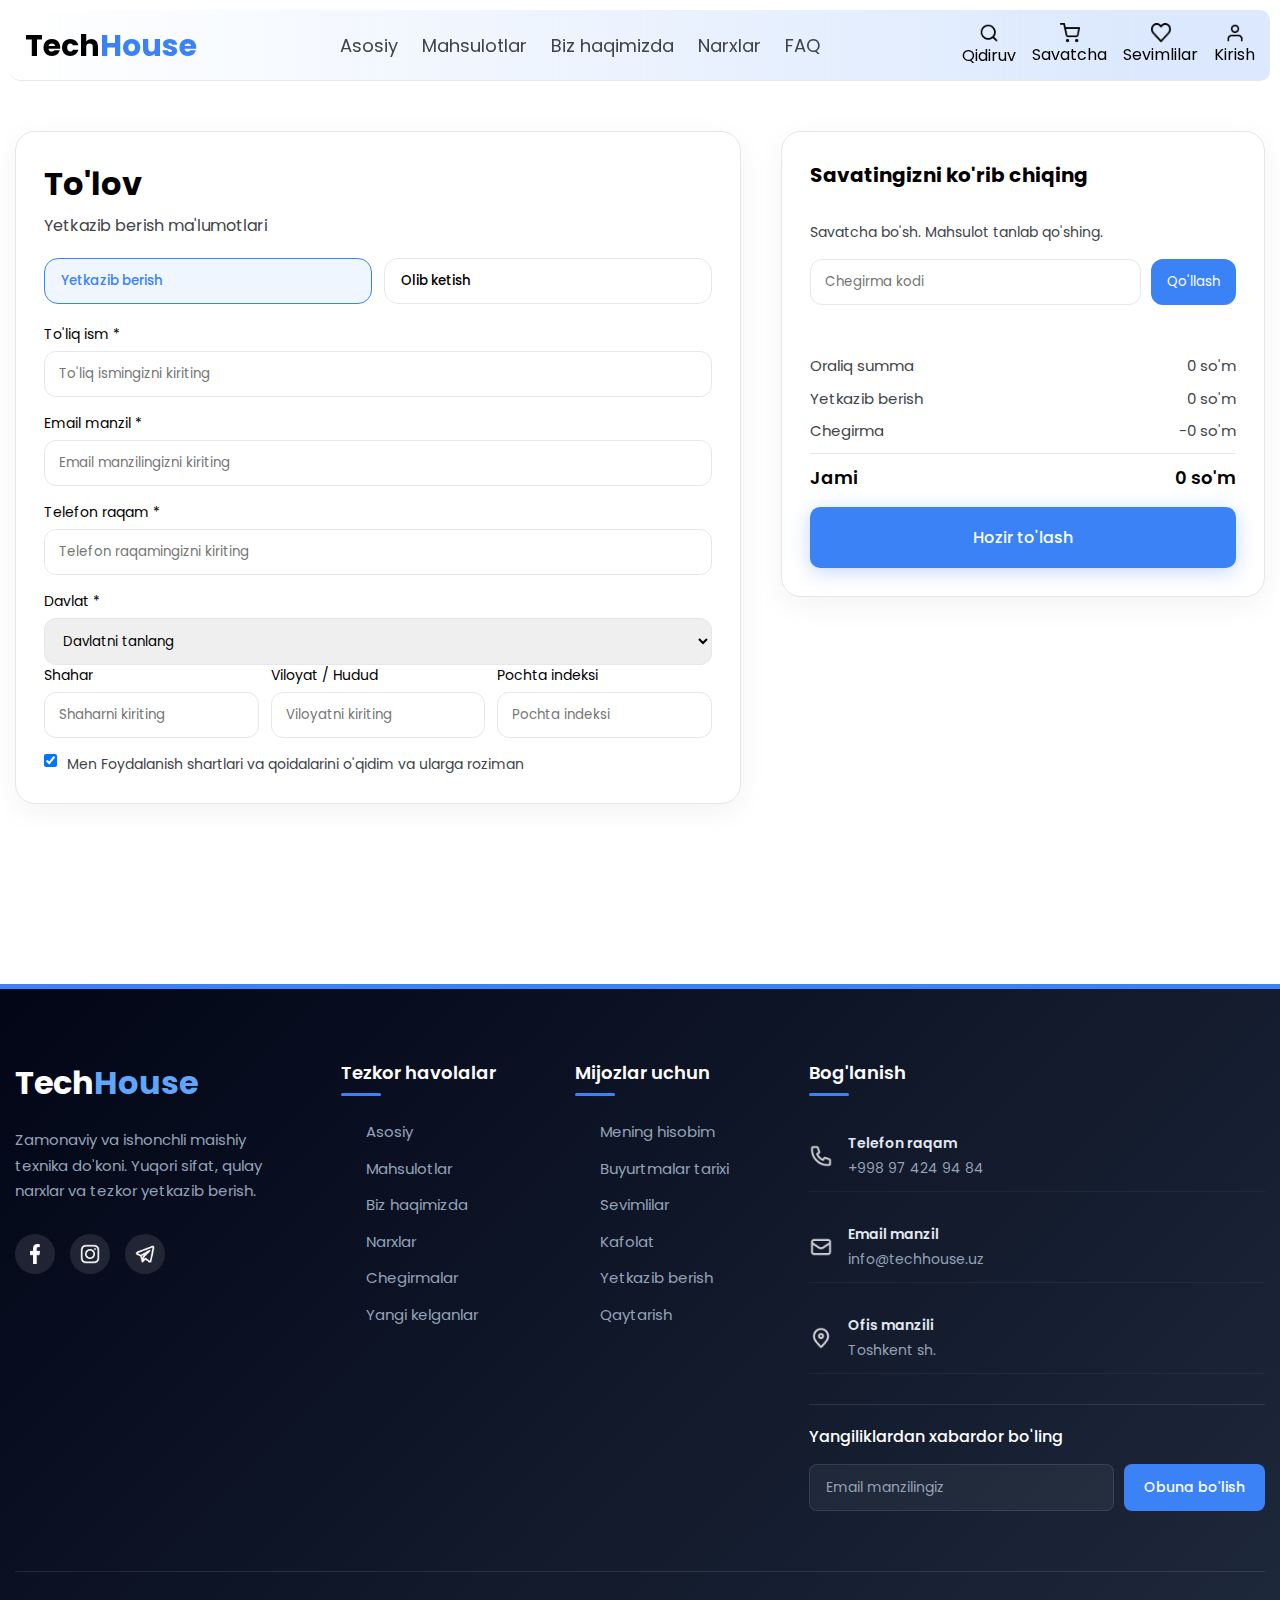
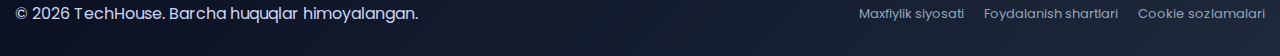
<file: checkout.html>
<!doctype html>
<html lang="uz">
  <head>
    <meta charset="UTF-8" />
    <meta name="viewport" content="width=device-width, initial-scale=1.0" />
    <title>TechHouse | To'lov</title>
    <link rel="stylesheet" href="../style.css" />
    <script src="./app.js" defer></script>
  </head>
  <body>
    <header>
      <div class="container nav">
        <div class="logo">Tech<span class="logo_section">House</span></div>
        <nav class="menu">
          <a href="./index.html">Asosiy</a>
          <a href="./products.html">Mahsulotlar</a>
          <a href="./about.html">Biz haqimizda</a>
          <a href="./prices.html">Narxlar</a>
          <a href="./faq.html">FAQ</a>
        </nav>
        <div class="actions">
          <a href="./products.html">
            <button class="action action-search" type="button">
              <img src="./assets/search.png" alt="Qidiruv" />
              <span>Qidiruv</span>
            </button>
          </a>
          <div class="action-search-box">
            <input
              class="header-search-input"
              type="text"
              placeholder="Mahsulot qidiring..."
            />
            <button class="header-search-close" type="button">✕</button>
          </div>
          <a class="action" href="./checkout.html">
            <img src="./assets/shopping-cart.png" alt="Savatcha" />
            <span>Savatcha</span>
            <span class="action-badge cart-count is-hidden">0</span>
          </a>
          <a class="action" href="./liked.html">
            <img src="./assets/like.png" alt="Sevimlilar" />
            <span>Sevimlilar</span>
            <span class="action-badge fav-count is-hidden">0</span>
          </a>

          <a class="action" href="./index.html">
            <img src="./assets/user.png" alt="Kirish" />
            <span>Kirish</span>
          </a>
        </div>
        <div class="hamburger">
          <div></div>
          <div></div>
          <div></div>
        </div>
      </div>
    </header>

    <div class="mobile-menu">
      <a href="./index.html">Asosiy</a>
      <a href="./products.html">Mahsulotlar</a>
      <a href="./about.html">Biz haqimizda</a>
      <a href="./prices.html">Narxlar</a>

      <div class="mobile-actions">
        <a href="../index.html">Qidiruv</a>
        <a href="../index.html">Kirish</a>
        <a href="./liked.html">Sevimlilar</a>
        <a href="./checkout.html">Savatcha</a>
      </div>
    </div>

    <main class="checkout-page">
      <div class="container checkout-grid">
        <section class="checkout-card">
          <h1 class="page-title">To'lov</h1>
          <p class="page-subtitle">Yetkazib berish ma'lumotlari</p>

          <div class="delivery-options">
            <button class="delivery-option active" data-method="delivery">
              Yetkazib berish
            </button>
            <button class="delivery-option" data-method="pickup">
              Olib ketish
            </button>
          </div>

          <div class="form-section">
            <div class="form-field full">
              <label for="full-name">To'liq ism *</label>
              <input
                id="full-name"
                type="text"
                placeholder="To'liq ismingizni kiriting"
              />
            </div>
            <div class="form-field full">
              <label for="email">Email manzil *</label>
              <input
                id="email"
                type="email"
                placeholder="Email manzilingizni kiriting"
              />
            </div>
            <div class="form-field full">
              <label for="phone">Telefon raqam *</label>
              <input
                id="phone"
                type="tel"
                placeholder="Telefon raqamingizni kiriting"
              />
            </div>

            <div class="address-fields">
              <div class="form-field full">
                <label for="country">Davlat *</label>
                <select id="country">
                  <option value="">Davlatni tanlang</option>
                  <option value="uz">O'zbekiston</option>
                  <option value="kz">Qozog'iston</option>
                  <option value="kg">Qirg'iziston</option>
                </select>
              </div>
              <div class="form-grid">
                <div class="form-field">
                  <label for="city">Shahar</label>
                  <input
                    id="city"
                    type="text"
                    placeholder="Shaharni kiriting"
                  />
                </div>
                <div class="form-field">
                  <label for="region">Viloyat / Hudud</label>
                  <input
                    id="region"
                    type="text"
                    placeholder="Viloyatni kiriting"
                  />
                </div>
                <div class="form-field">
                  <label for="zip">Pochta indeksi</label>
                  <input id="zip" type="text" placeholder="Pochta indeksi" />
                </div>
              </div>
            </div>

            <label class="terms">
              <input class="terms-checkbox" type="checkbox" checked />
              Men Foydalanish shartlari va qoidalarini o'qidim va ularga roziman
            </label>
          </div>
        </section>

        <section class="checkout-card summary-card">
          <h2 class="summary-title">Savatingizni ko'rib chiqing</h2>
          <div class="summary-items"></div>
          <div class="summary-empty is-hidden">
            Savatcha bo'sh. Mahsulot tanlab qo'shing.
          </div>

          <div class="coupon-row">
            <input
              class="coupon-input"
              type="text"
              placeholder="Chegirma kodi"
            />
            <button class="coupon-apply">Qo'llash</button>
          </div>
          <div class="coupon-message"></div>

          <div class="summary-totals" data-subtotal="0" data-shipping="0">
            <div class="summary-line">
              <span>Oraliq summa</span>
              <span class="summary-subtotal">0 so'm</span>
            </div>
            <div class="summary-line">
              <span>Yetkazib berish</span>
              <span class="summary-shipping">0 so'm</span>
            </div>
            <div class="summary-line">
              <span>Chegirma</span>
              <span class="summary-discount">-0 so'm</span>
            </div>
            <div class="summary-line total">
              <span>Jami</span>
              <span class="summary-total">0 so'm</span>
            </div>
          </div>

          <button class="btn primary pay-btn">Hozir to'lash</button>
        </section>
      </div>
    </main>

    <footer>
      <div class="container">
        <div class="footer-main">
          <div class="footer-brand">
            <div class="logo footer-logo">
              Tech<span class="logo_section">House</span>
            </div>
            <p class="footer-description">
              Zamonaviy va ishonchli maishiy texnika do'koni. Yuqori sifat,
              qulay narxlar va tezkor yetkazib berish.
            </p>
            <div class="footer-social">
              <a href="#" class="social-icon">
                <img src="/assets/facebook.png" alt="Facebook" />
              </a>
              <a href="#" class="social-icon">
                <img src="/assets/instagram.png" alt="Instagram" />
              </a>
              <a href="#" class="social-icon">
                <img src="/assets/telegram.png" alt="Telegram" />
              </a>
            </div>
          </div>

          <div class="footer-links">
            <h4>Tezkor havolalar</h4>
            <ul>
              <li><a href="./index.html">Asosiy</a></li>
              <li><a href="./products.html">Mahsulotlar</a></li>
              <li><a href="./about.html">Biz haqimizda</a></li>
              <li><a href="./prices.html">Narxlar</a></li>
              <li><a href="./index.html">Chegirmalar</a></li>
              <li><a href="./index.html">Yangi kelganlar</a></li>
            </ul>
          </div>

          <div class="footer-links">
            <h4>Mijozlar uchun</h4>
            <ul>
              <li><a href="#">Mening hisobim</a></li>
              <li><a href="#">Buyurtmalar tarixi</a></li>
              <li><a href="./liked.html">Sevimlilar</a></li>
              <li><a href="#">Kafolat</a></li>
              <li><a href="#">Yetkazib berish</a></li>
              <li><a href="#">Qaytarish</a></li>
            </ul>
          </div>

          <div class="footer-contact">
            <h4>Bog'lanish</h4>
            <div class="contact-item">
              <img src="/assets/phone.png" alt="Telefon" />
              <div>
                <strong>Telefon raqam</strong>
                <p>+998 97 424 94 84</p>
              </div>
            </div>
            <div class="contact-item">
              <img src="/assets/mail.png" alt="Email" />
              <div>
                <strong>Email manzil</strong>
                <p>info@techhouse.uz</p>
              </div>
            </div>
            <div class="contact-item">
              <img src="/assets/location.png" alt="Manzil" />
              <div>
                <strong>Ofis manzili</strong>
                <p>Toshkent sh.</p>
              </div>
            </div>
            <div class="footer-newsletter">
              <h5>Yangiliklardan xabardor bo'ling</h5>
              <div class="newsletter-form">
                <input type="email" placeholder="Email manzilingiz" />
                <button type="submit">Obuna bo'lish</button>
              </div>
            </div>
          </div>
        </div>

        <div class="footer-bottom">
          <p>© 2026 TechHouse. Barcha huquqlar himoyalangan.</p>

          <div class="copyright">
            <div class="footer-legal">
              <a href="#">Maxfiylik siyosati</a>
              <a href="#">Foydalanish shartlari</a>
              <a href="#">Cookie sozlamalari</a>
            </div>
          </div>
        </div>
      </div>
    </footer>
  </body>
</html>
</file>
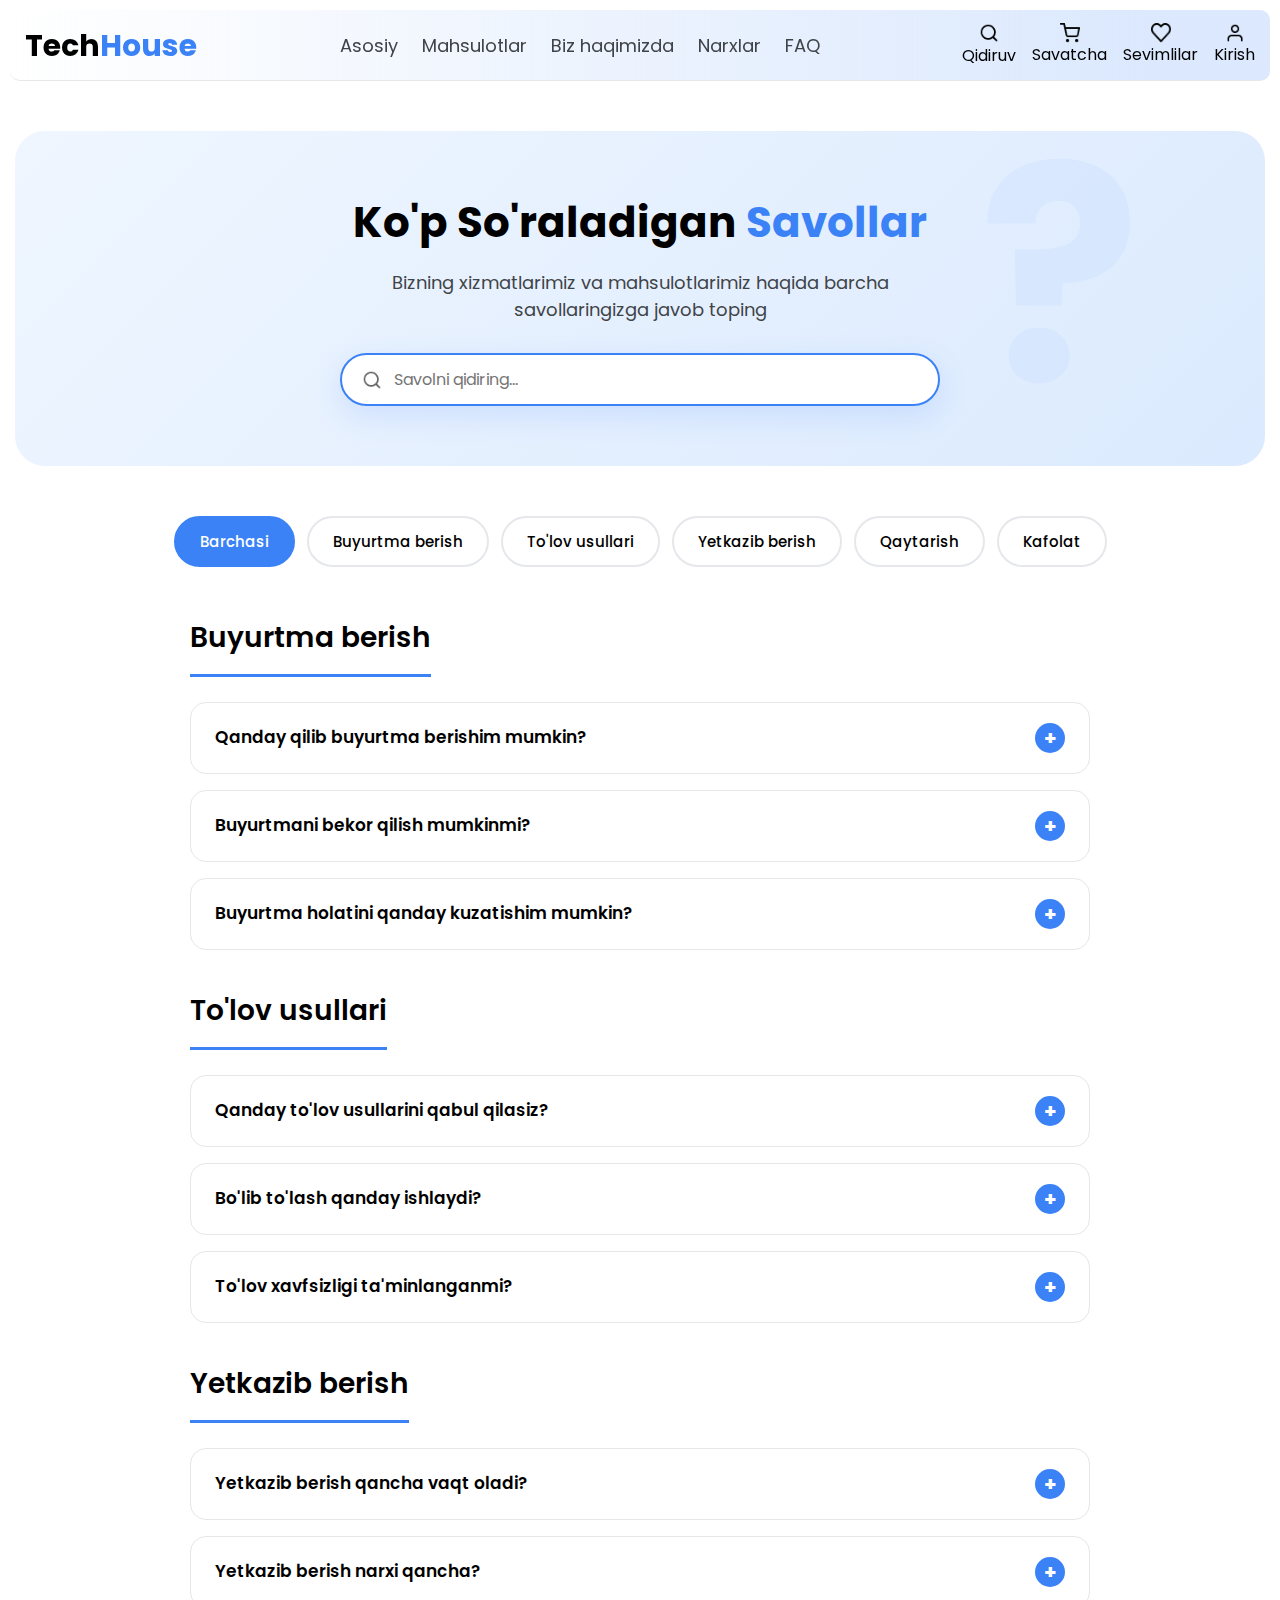
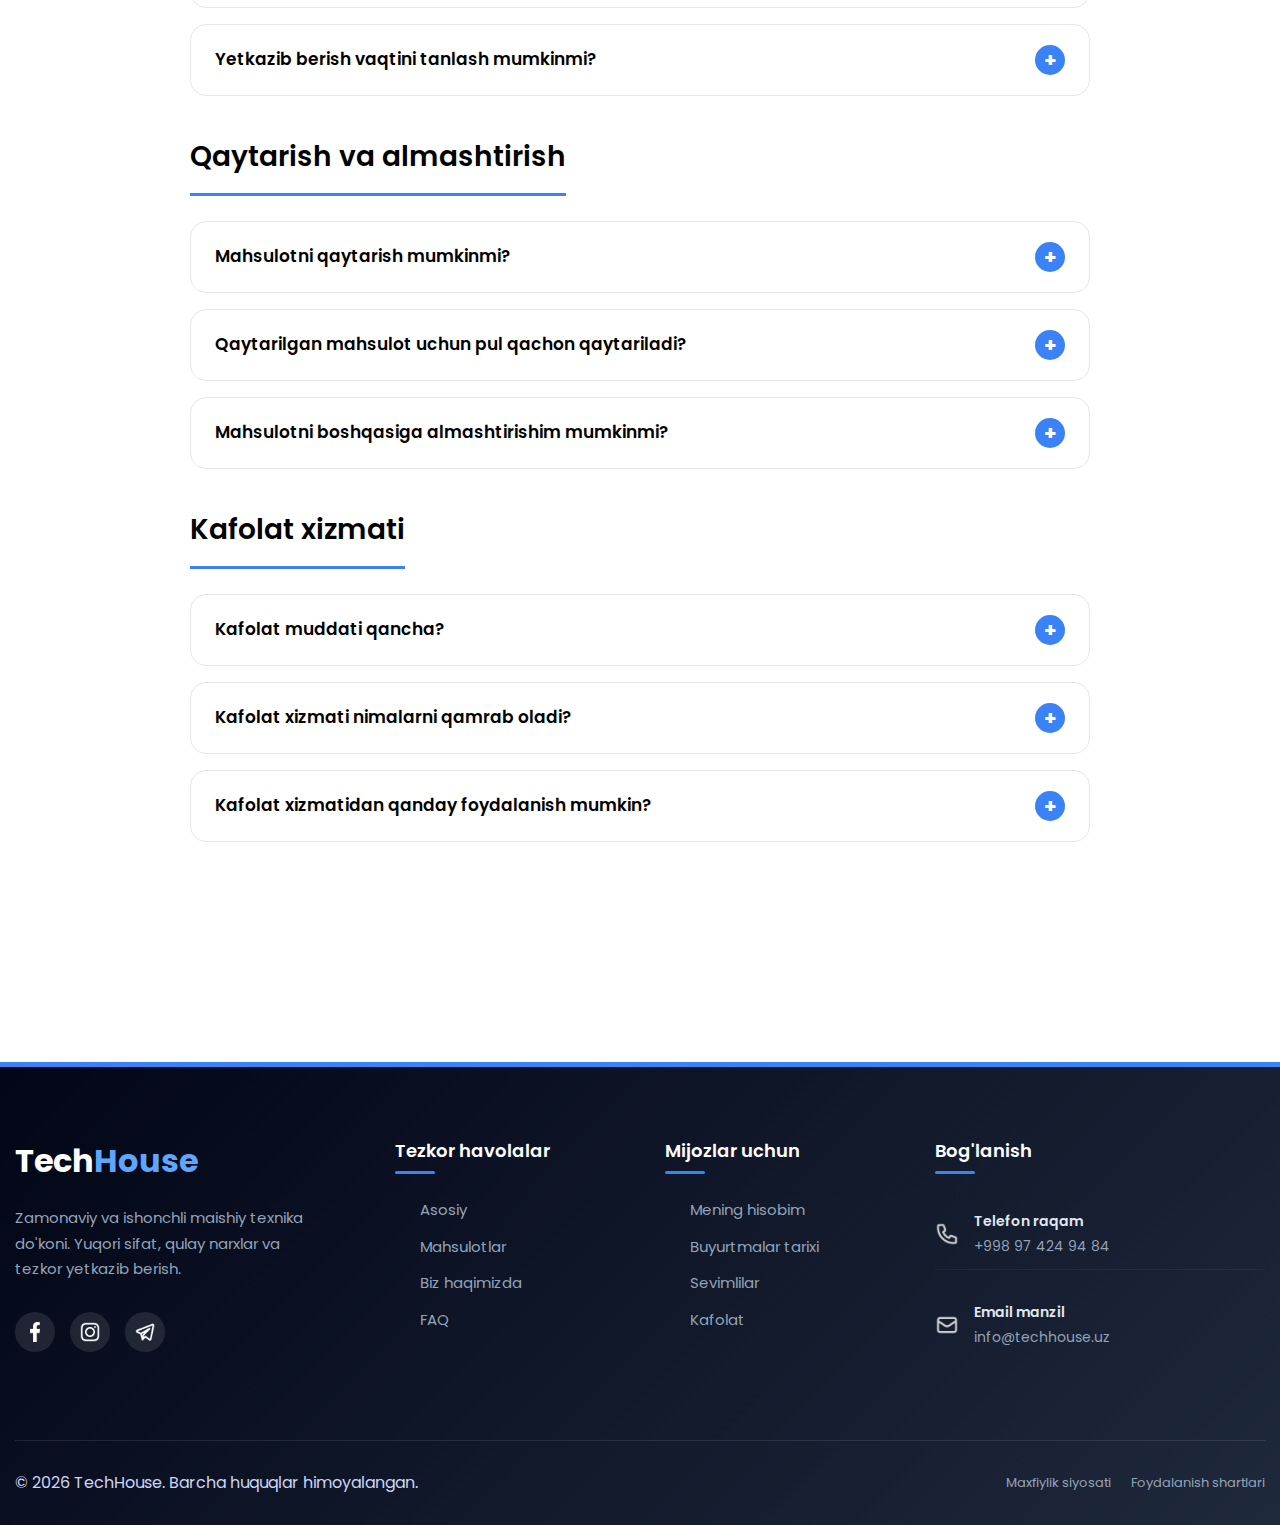
<file: faq.html>
<!doctype html>
<html lang="uz">
  <head>
    <meta charset="UTF-8" />
    <meta name="viewport" content="width=device-width, initial-scale=1.0" />
    <title>TechHouse | Ko'p So'raladigan Savollar</title>
    <link rel="stylesheet" href="./style.css" />

    <script src="./app.js" defer></script>
  </head>
  <body>
    <header>
      <div class="container nav">
        <div class="logo">Tech<span class="logo_section">House</span></div>
        <nav class="menu">
          <a href="./index.html">Asosiy</a>
          <a href="./products.html">Mahsulotlar</a>
          <a href="./about.html">Biz haqimizda</a>
          <a href="./prices.html">Narxlar</a>
          <a href="./faq.html">FAQ</a>
        </nav>
        <div class="actions">
          <a href="./products.html">
            <button class="action action-search" type="button">
              <img src="./assets/search.png" alt="Qidiruv" />
              <span>Qidiruv</span>
            </button>
          </a>
          <div class="action-search-box">
            <input
              class="header-search-input"
              type="text"
              placeholder="Mahsulot qidiring..."
            />
            <button class="header-search-close" type="button">✕</button>
          </div>
          <a class="action" href="./checkout.html">
            <img src="./assets/shopping-cart.png" alt="Savatcha" />
            <span>Savatcha</span>
            <span class="action-badge cart-count is-hidden">0</span>
          </a>
          <a class="action" href="./liked.html">
            <img src="./assets/like.png" alt="Sevimlilar" />
            <span>Sevimlilar</span>
            <span class="action-badge fav-count is-hidden">0</span>
          </a>

          <a class="action" href="./index.html">
            <img src="./assets/user.png" alt="Kirish" />
            <span>Kirish</span>
          </a>
        </div>
        <div class="hamburger">
          <div></div>
          <div></div>
          <div></div>
        </div>
      </div>
    </header>

    <div class="mobile-menu">
      <a href="./index.html">Asosiy</a>
      <a href="./products.html">Mahsulotlar</a>
      <a href="./about.html">Biz haqimizda</a>
      <a href="./faq.html">FAQ</a>
      <div class="mobile-actions">
        <a href="./products.html">Qidiruv</a>
        <a href="./index.html">Kirish</a>
        <a href="./liked.html">Sevimlilar</a>
        <a href="./checkout.html">Savatcha</a>
      </div>
    </div>

    <main class="faq-page">
      <section class="container">
        <div class="faq-hero">
          <h1>Ko'p So'raladigan <span>Savollar</span></h1>
          <p>
            Bizning xizmatlarimiz va mahsulotlarimiz haqida barcha
            savollaringizga javob toping
          </p>
          <div class="faq-search">
            <div class="faq-search-box">
              <img src="../assets/search.png" alt="Qidiruv" />
              <input
                type="text"
                id="faq-search-input"
                placeholder="Savolni qidiring..."
              />
            </div>
          </div>
        </div>

        <div class="faq-categories">
          <button class="faq-category active" data-category="all">
            Barchasi
          </button>
          <button class="faq-category" data-category="buyurtma">
            Buyurtma berish
          </button>
          <button class="faq-category" data-category="tolov">
            To'lov usullari
          </button>
          <button class="faq-category" data-category="yetkazish">
            Yetkazib berish
          </button>
          <button class="faq-category" data-category="qaytarish">
            Qaytarish
          </button>
          <button class="faq-category" data-category="kafolat">Kafolat</button>
        </div>

        <div class="faq-container">
          <!-- Buyurtma berish -->
          <div class="faq-section" data-category="buyurtma">
            <h2 class="faq-section-title">Buyurtma berish</h2>

            <div class="faq-item" data-category="buyurtma">
              <div class="faq-question">
                <h3>Qanday qilib buyurtma berishim mumkin?</h3>
                <div class="faq-icon">+</div>
              </div>
              <div class="faq-answer">
                <p>
                  Buyurtma berish juda oson! Kerakli mahsulotni tanlang,
                  "Savatchaga qo'shish" tugmasini bosing. Keyin savatchangizga
                  o'ting va "Buyurtma berish" tugmasini bosing. Shaxsiy
                  ma'lumotlaringizni kiriting va to'lov usulini tanlang.
                </p>
              </div>
            </div>

            <div class="faq-item" data-category="buyurtma">
              <div class="faq-question">
                <h3>Buyurtmani bekor qilish mumkinmi?</h3>
                <div class="faq-icon">+</div>
              </div>
              <div class="faq-answer">
                <p>
                  Ha, buyurtma jo'natilgunga qadar uni bekor qilishingiz mumkin.
                  Buyurtmangiz allaqachon jo'natilgan bo'lsa, qaytarish
                  shartlarimiz asosida qaytarib olishingiz mumkin.
                </p>
              </div>
            </div>

            <div class="faq-item" data-category="buyurtma">
              <div class="faq-question">
                <h3>Buyurtma holatini qanday kuzatishim mumkin?</h3>
                <div class="faq-icon">+</div>
              </div>
              <div class="faq-answer">
                <p>
                  Buyurtma bergandan keyin sizga SMS va email orqali kuzatuv
                  raqami yuboriladi. Shu orqali buyurtmangiz holatini real
                  vaqtda kuzatishingiz mumkin.
                </p>
              </div>
            </div>
          </div>

          <!-- To'lov usullari -->
          <div class="faq-section" data-category="tolov">
            <h2 class="faq-section-title">To'lov usullari</h2>

            <div class="faq-item" data-category="tolov">
              <div class="faq-question">
                <h3>Qanday to'lov usullarini qabul qilasiz?</h3>
                <div class="faq-icon">+</div>
              </div>
              <div class="faq-answer">
                <p>
                  Biz naqd pul, bank kartalari (Humo, UzCard, Visa, MasterCard),
                  onlayn to'lovlar (Click, Payme) va bo'lib to'lash imkoniyatini
                  taklif qilamiz.
                </p>
              </div>
            </div>

            <div class="faq-item" data-category="tolov">
              <div class="faq-question">
                <h3>Bo'lib to'lash qanday ishlaydi?</h3>
                <div class="faq-icon">+</div>
              </div>
              <div class="faq-answer">
                <p>
                  Bo'lib to'lash xizmati orqali mahsulotni 3, 6, 12 yoki 24 oyga
                  bo'lib to'lashingiz mumkin. Dastlabki to'lov 0% dan boshlanadi
                  va hech qanday qo'shimcha komissiya olinmaydi.
                </p>
              </div>
            </div>

            <div class="faq-item" data-category="tolov">
              <div class="faq-question">
                <h3>To'lov xavfsizligi ta'minlanganmi?</h3>
                <div class="faq-icon">+</div>
              </div>
              <div class="faq-answer">
                <p>
                  Ha, barcha onlayn to'lovlar xavfsiz SSL shifrlash
                  texnologiyasi orqali amalga oshiriladi. Sizning bank
                  ma'lumotlaringiz to'liq muhofaza qilinadi.
                </p>
              </div>
            </div>
          </div>

          <!-- Yetkazib berish -->
          <div class="faq-section" data-category="yetkazish">
            <h2 class="faq-section-title">Yetkazib berish</h2>

            <div class="faq-item" data-category="yetkazish">
              <div class="faq-question">
                <h3>Yetkazib berish qancha vaqt oladi?</h3>
                <div class="faq-icon">+</div>
              </div>
              <div class="faq-answer">
                <p>
                  Toshkent shahri bo'ylab 1-2 ish kuni ichida, O'zbekistonning
                  boshqa hududlariga 3-5 ish kuni ichida yetkazib beriladi.
                  Buyurtma rasmiylashtirish vaqtiga qarab.
                </p>
              </div>
            </div>

            <div class="faq-item" data-category="yetkazish">
              <div class="faq-question">
                <h3>Yetkazib berish narxi qancha?</h3>
                <div class="faq-icon">+</div>
              </div>
              <div class="faq-answer">
                <p>
                  Toshkent shahri ichida yetkazib berish 30,000 so'm. 5,000,000
                  so'mdan ortiq buyurtmalarda yetkazib berish bepul. Boshqa
                  viloyatlarga yetkazib berish narxi mintaqaga qarab farq
                  qiladi.
                </p>
              </div>
            </div>

            <div class="faq-item" data-category="yetkazish">
              <div class="faq-question">
                <h3>Yetkazib berish vaqtini tanlash mumkinmi?</h3>
                <div class="faq-icon">+</div>
              </div>
              <div class="faq-answer">
                <p>
                  Ha, buyurtma rasmiylashtirish jarayonida sizga qulay vaqtni
                  tanlashingiz mumkin. Bizning operatorlarimiz siz bilan aloqaga
                  chiqib aniq vaqtni kelishib oladilar.
                </p>
              </div>
            </div>
          </div>

          <!-- Qaytarish -->
          <div class="faq-section" data-category="qaytarish">
            <h2 class="faq-section-title">Qaytarish va almashtirish</h2>

            <div class="faq-item" data-category="qaytarish">
              <div class="faq-question">
                <h3>Mahsulotni qaytarish mumkinmi?</h3>
                <div class="faq-icon">+</div>
              </div>
              <div class="faq-answer">
                <p>
                  Ha, mahsulot xarid qilingan kundan boshlab 14 kun ichida
                  qaytarish mumkin. Mahsulot ishlatilmagan, original qadoqda va
                  hujjatlari saqlanishi kerak.
                </p>
              </div>
            </div>

            <div class="faq-item" data-category="qaytarish">
              <div class="faq-question">
                <h3>Qaytarilgan mahsulot uchun pul qachon qaytariladi?</h3>
                <div class="faq-icon">+</div>
              </div>
              <div class="faq-answer">
                <p>
                  Mahsulot qaytarilganidan keyin 7-10 ish kuni ichida pul
                  sizning bank hisobingizga yoki kartangizga qaytariladi.
                </p>
              </div>
            </div>

            <div class="faq-item" data-category="qaytarish">
              <div class="faq-question">
                <h3>Mahsulotni boshqasiga almashtirishim mumkinmi?</h3>
                <div class="faq-icon">+</div>
              </div>
              <div class="faq-answer">
                <p>
                  Ha, mahsulotning rangi, o'lchami yoki modelini almashtirish
                  mumkin. Agar narx farqi bo'lsa, qo'shimcha to'lov yoki
                  qaytarim amalga oshiriladi.
                </p>
              </div>
            </div>
          </div>

          <!-- Kafolat -->
          <div class="faq-section" data-category="kafolat">
            <h2 class="faq-section-title">Kafolat xizmati</h2>

            <div class="faq-item" data-category="kafolat">
              <div class="faq-question">
                <h3>Kafolat muddati qancha?</h3>
                <div class="faq-icon">+</div>
              </div>
              <div class="faq-answer">
                <p>
                  Barcha mahsulotlar uchun rasmiy ishlab chiqaruvchi kafolati
                  beriladi. Kafolat muddati mahsulot turiga qarab 1 yildan 3
                  yilgacha.
                </p>
              </div>
            </div>

            <div class="faq-item" data-category="kafolat">
              <div class="faq-question">
                <h3>Kafolat xizmati nimalarni qamrab oladi?</h3>
                <div class="faq-icon">+</div>
              </div>
              <div class="faq-answer">
                <p>
                  Kafolat ishlab chiqarish nuqsonlarini qamrab oladi.
                  Foydalanuvchi xatosi, mexanik shikastlanish yoki noto'g'ri
                  ishlatish natijasida yuzaga kelgan nosozliklar kafolat
                  doirasiga kirmaydi.
                </p>
              </div>
            </div>

            <div class="faq-item" data-category="kafolat">
              <div class="faq-question">
                <h3>Kafolat xizmatidan qanday foydalanish mumkin?</h3>
                <div class="faq-icon">+</div>
              </div>
              <div class="faq-answer">
                <p>
                  Mahsulot nosoz bo'lsa, biz bilan bog'laning. Sizning buyurtma
                  raqamingiz va kafolat guvohnomangiz orqali bepul ta'mirlash
                  yoki almashtirish xizmatidan foydalanishingiz mumkin.
                </p>
              </div>
            </div>
          </div>

          <div class="faq-empty hidden">
            <h3>Hech narsa topilmadi</h3>
            <p>
              Qidiruv so'rovingizga mos savol topilmadi. Boshqa kalit so'zlar
              bilan qidiring.
            </p>
          </div>
        </div>
      </section>
    </main>

    <footer>
      <div class="container">
        <div class="footer-main">
          <div class="footer-brand">
            <div class="logo footer-logo">
              Tech<span class="logo_section">House</span>
            </div>
            <p class="footer-description">
              Zamonaviy va ishonchli maishiy texnika do'koni. Yuqori sifat,
              qulay narxlar va tezkor yetkazib berish.
            </p>
            <div class="footer-social">
              <a href="#" class="social-icon">
                <img src="/assets/facebook.png" alt="Facebook" />
              </a>
              <a href="#" class="social-icon">
                <img src="/assets/instagram.png" alt="Instagram" />
              </a>
              <a href="#" class="social-icon">
                <img src="/assets/telegram.png" alt="Telegram" />
              </a>
            </div>
          </div>

          <div class="footer-links">
            <h4>Tezkor havolalar</h4>
            <ul>
              <li><a href="./index.html">Asosiy</a></li>
              <li><a href="./products.html">Mahsulotlar</a></li>
              <li><a href="./about.html">Biz haqimizda</a></li>
              <li><a href="./faq.html">FAQ</a></li>
            </ul>
          </div>

          <div class="footer-links">
            <h4>Mijozlar uchun</h4>
            <ul>
              <li><a href="#">Mening hisobim</a></li>
              <li><a href="#">Buyurtmalar tarixi</a></li>
              <li><a href="./liked.html">Sevimlilar</a></li>
              <li><a href="./faq.html">Kafolat</a></li>
            </ul>
          </div>

          <div class="footer-contact">
            <h4>Bog'lanish</h4>
            <div class="contact-item">
              <img src="/assets/phone.png" alt="Telefon" />
              <div>
                <strong>Telefon raqam</strong>
                <p>+998 97 424 94 84</p>
              </div>
            </div>
            <div class="contact-item">
              <img src="/assets/mail.png" alt="Email" />
              <div>
                <strong>Email manzil</strong>
                <p>info@techhouse.uz</p>
              </div>
            </div>
          </div>
        </div>

        <div class="footer-bottom">
          <p>© 2026 TechHouse. Barcha huquqlar himoyalangan.</p>
          <div class="copyright">
            <div class="footer-legal">
              <a href="#">Maxfiylik siyosati</a>
              <a href="#">Foydalanish shartlari</a>
            </div>
          </div>
        </div>
      </div>
    </footer>
  </body>
</html>
</file>
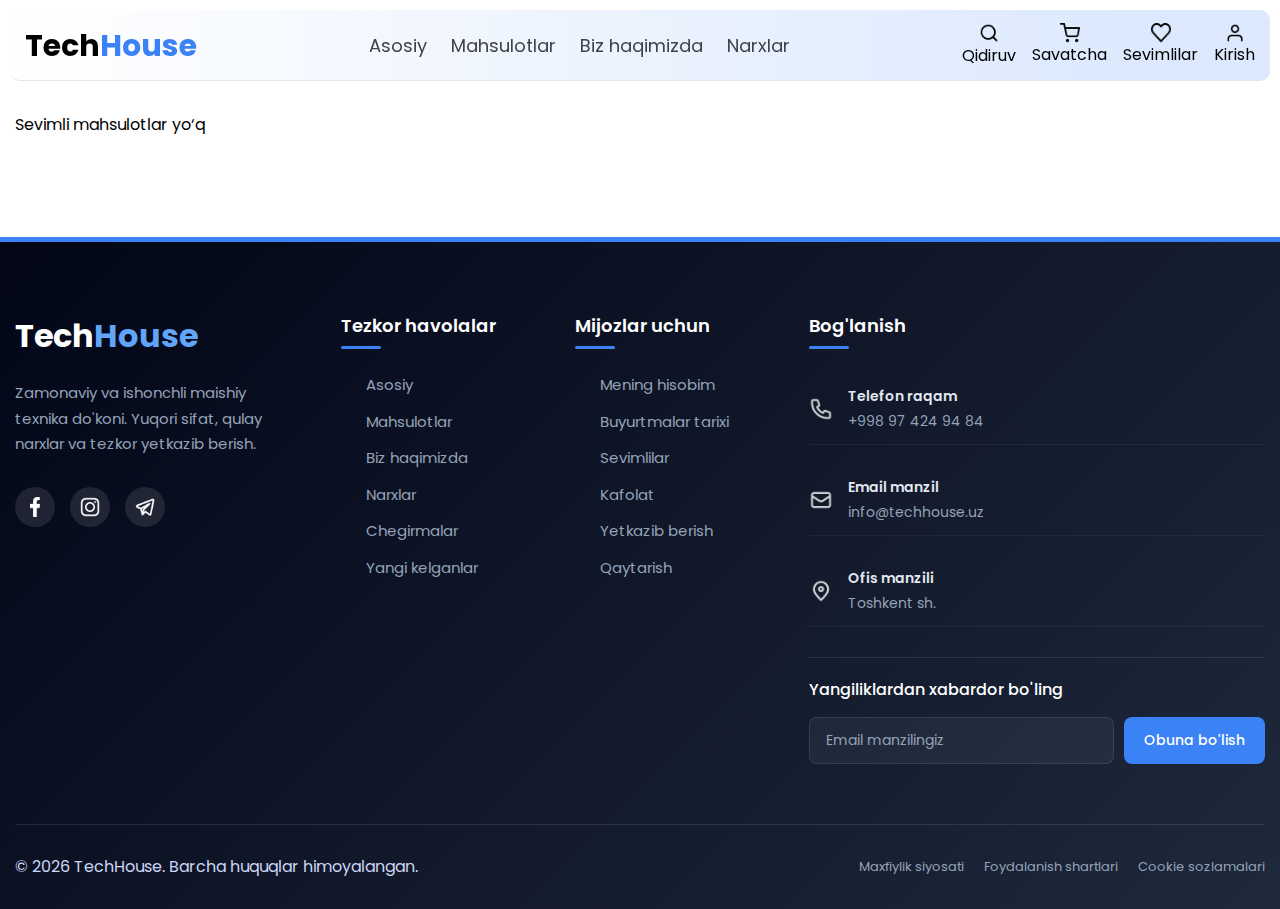
<file: liked.html>
<!doctype html>
<html lang="uz">
  <head>
    <meta charset="UTF-8" />
    <meta name="viewport" content="width=device-width, initial-scale=1.0" />
    <title>TechHouse | Sevimlilar</title>
    <link rel="stylesheet" href="../style.css" />
    <script src="./app.js" defer></script>
  </head>
  <body>
    <header>
      <div class="container nav">
        <div class="logo">Tech<span class="logo_section">House</span></div>
        <nav class="menu">
          <a href="./index.html">Asosiy</a>
          <a href="./products.html">Mahsulotlar</a>
          <a href="./about.html">Biz haqimizda</a>
          <a href="./prices.html">Narxlar</a>
        </nav>
        <div class="actions">
          <button class="action action-search" type="button">
            <img src="../assets/search.png" alt="Qidiruv" />
            <span>Qidiruv</span>
          </button>
          <div class="action-search-box">
            <input
              class="header-search-input"
              type="text"
              placeholder="Mahsulot qidiring..."
            />
            <button class="header-search-close" type="button">✕</button>
          </div>
          <a class="action" href="./checkout.html">
            <img src="../assets/shopping-cart.png" alt="Savatcha" />
            <span>Savatcha</span>
            <span class="action-badge cart-count is-hidden">0</span>
          </a>
          <a class="action" href="./liked.html">
            <img src="../assets/like.png" alt="Sevimlilar" />
            <span>Sevimlilar</span>
            <span class="action-badge fav-count is-hidden">0</span>
          </a>
          <a class="action" href="./index.html">
            <img src="../assets/user.png" alt="Kirish" />
            <span>Kirish</span>
          </a>
        </div>
        <div class="hamburger">
          <div></div>
          <div></div>
          <div></div>
        </div>
      </div>
    </header>

    <div class="mobile-menu">
      <a href="./index.html">Asosiy</a>
      <a href="./products.html">Mahsulotlar</a>
      <a href="./about.html">Biz haqimizda</a>
      <a href="./prices.html">Narxlar</a>

      <div class="mobile-actions">
        <a href="./products.html">Qidiruv</a>
        <a href="./index.html">Kirish</a>
        <a href="./liked.html">Sevimlilar</a>
        <a href="./checkout.html">Savatcha</a>
      </div>
    </div>

    <div class="liked-page container">
      <div class="liked-grid"></div>
      <div class="liked-empty is-hidden">Sevimli mahsulotlar yo‘q</div>
    </div>

    <footer>
      <div class="container">
        <div class="footer-main">
          <div class="footer-brand">
            <div class="logo footer-logo">
              Tech<span class="logo_section">House</span>
            </div>
            <p class="footer-description">
              Zamonaviy va ishonchli maishiy texnika do'koni. Yuqori sifat,
              qulay narxlar va tezkor yetkazib berish.
            </p>
            <div class="footer-social">
              <a href="#" class="social-icon">
                <img src="/assets/facebook.png" alt="Facebook" />
              </a>
              <a href="#" class="social-icon">
                <img src="/assets/instagram.png" alt="Instagram" />
              </a>
              <a href="#" class="social-icon">
                <img src="/assets/telegram.png" alt="Telegram" />
              </a>
            </div>
          </div>

          <div class="footer-links">
            <h4>Tezkor havolalar</h4>
            <ul>
              <li><a href="./index.html">Asosiy</a></li>
              <li><a href="./products.html">Mahsulotlar</a></li>
              <li><a href="./about.html">Biz haqimizda</a></li>
              <li><a href="./prices.html">Narxlar</a></li>
              <li><a href="./index.html">Chegirmalar</a></li>
              <li><a href="./index.html">Yangi kelganlar</a></li>
            </ul>
          </div>

          <div class="footer-links">
            <h4>Mijozlar uchun</h4>
            <ul>
              <li><a href="#">Mening hisobim</a></li>
              <li><a href="#">Buyurtmalar tarixi</a></li>
              <li><a href="./liked.html">Sevimlilar</a></li>
              <li><a href="#">Kafolat</a></li>
              <li><a href="#">Yetkazib berish</a></li>
              <li><a href="#">Qaytarish</a></li>
            </ul>
          </div>

          <div class="footer-contact">
            <h4>Bog'lanish</h4>
            <div class="contact-item">
              <img src="/assets/phone.png" alt="Telefon" />
              <div>
                <strong>Telefon raqam</strong>
                <p>+998 97 424 94 84</p>
              </div>
            </div>
            <div class="contact-item">
              <img src="/assets/mail.png" alt="Email" />
              <div>
                <strong>Email manzil</strong>
                <p>info@techhouse.uz</p>
              </div>
            </div>
            <div class="contact-item">
              <img src="/assets/location.png" alt="Manzil" />
              <div>
                <strong>Ofis manzili</strong>
                <p>Toshkent sh.</p>
              </div>
            </div>
            <div class="footer-newsletter">
              <h5>Yangiliklardan xabardor bo'ling</h5>
              <div class="newsletter-form">
                <input type="email" placeholder="Email manzilingiz" />
                <button type="submit">Obuna bo'lish</button>
              </div>
            </div>
          </div>
        </div>

        <div class="footer-bottom">
          <p>© 2026 TechHouse. Barcha huquqlar himoyalangan.</p>

          <div class="copyright">
            <div class="footer-legal">
              <a href="#">Maxfiylik siyosati</a>
              <a href="#">Foydalanish shartlari</a>
              <a href="#">Cookie sozlamalari</a>
            </div>
          </div>
        </div>
      </div>
    </footer>
  </body>
</html>
</file>
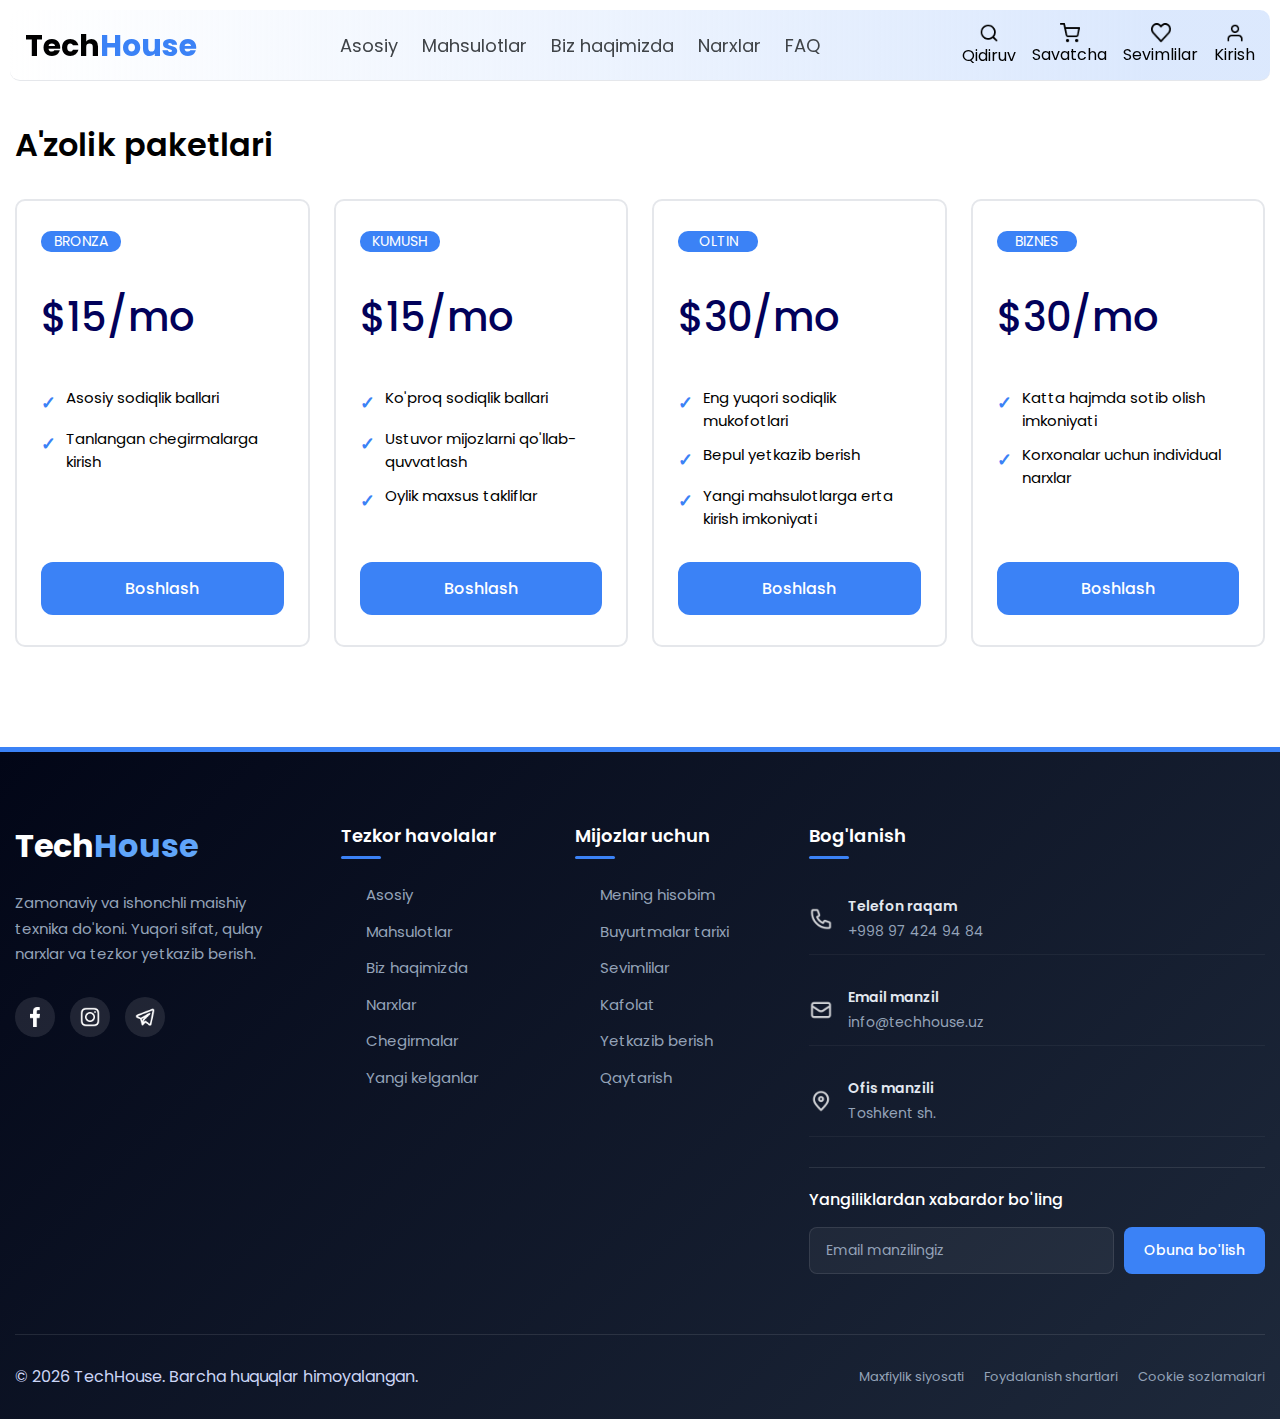
<file: prices.html>
<!doctype html>
<html lang="en">
  <head>
    <meta charset="UTF-8" />
    <meta name="viewport" content="width=device-width, initial-scale=1.0" />
    <title>Tariflar</title>
    <link rel="stylesheet" href="../style.css" />
    <script src="./app.js" defer></script>
  </head>
  <body>
    <header>
      <div class="container nav">
        <div class="logo">Tech<span class="logo_section">House</span></div>
        <nav class="menu">
          <a href="./index.html">Asosiy</a>
          <a href="./products.html">Mahsulotlar</a>
          <a href="./about.html">Biz haqimizda</a>
          <a href="./prices.html">Narxlar</a>
          <a href="./faq.html">FAQ</a>
        </nav>
        <div class="actions">
          <a href="./products.html">
            <button class="action action-search" type="button">
              <img src="./assets/search.png" alt="Qidiruv" />
              <span>Qidiruv</span>
            </button>
          </a>
          <div class="action-search-box">
            <input
              class="header-search-input"
              type="text"
              placeholder="Mahsulot qidiring..."
            />
            <button class="header-search-close" type="button">✕</button>
          </div>
          <a class="action" href="./checkout.html">
            <img src="./assets/shopping-cart.png" alt="Savatcha" />
            <span>Savatcha</span>
            <span class="action-badge cart-count is-hidden">0</span>
          </a>
          <a class="action" href="./liked.html">
            <img src="./assets/like.png" alt="Sevimlilar" />
            <span>Sevimlilar</span>
            <span class="action-badge fav-count is-hidden">0</span>
          </a>

          <a class="action" href="./index.html">
            <img src="./assets/user.png" alt="Kirish" />
            <span>Kirish</span>
          </a>
        </div>
        <div class="hamburger">
          <div></div>
          <div></div>
          <div></div>
        </div>
      </div>
    </header>

    <div class="mobile-menu">
      <a href="./index.html">Asosiy</a>
      <a href="./products.html">Mahsulotlar</a>
      <a href="./about.html">Biz haqimizda</a>
      <a href="./prices.html">Narxlar</a>

      <div class="mobile-actions">
        <a href="./index.html">Qidiruv</a>
        <a href="./index.html">Kirish</a>
        <a href="./liked.html">Sevimlilar</a>
        <a href="./checkout.html">Savatcha</a>
      </div>
    </div>
    <section class="container">
      <h2 class="section-title">A'zolik paketlari</h2>
      <div class="pricing">
        <div class="plan">
          <span class="price_plan">BRONZA</span>
          <div class="price">$15/mo</div>
          <div class="plan-features">
            <div class="feature-item">
              <span class="feature-check">✓</span>
              <span>Asosiy sodiqlik ballari</span>
            </div>
            <div class="feature-item">
              <span class="feature-check">✓</span>
              <span>Tanlangan chegirmalarga kirish</span>
            </div>
          </div>
          <button class="plan-btn">Boshlash</button>
        </div>

        <div class="plan">
          <span class="price_plan">KUMUSH</span>
          <div class="price">$15/mo</div>
          <div class="plan-features">
            <div class="feature-item">
              <span class="feature-check">✓</span>
              <span>Ko'proq sodiqlik ballari</span>
            </div>
            <div class="feature-item">
              <span class="feature-check">✓</span>
              <span>Ustuvor mijozlarni qo'llab-quvvatlash</span>
            </div>
            <div class="feature-item">
              <span class="feature-check">✓</span>
              <span>Oylik maxsus takliflar</span>
            </div>
          </div>
          <button class="plan-btn">Boshlash</button>
        </div>

        <div class="plan">
          <span class="price_plan">OLTIN</span>
          <div class="price">$30/mo</div>
          <div class="plan-features">
            <div class="feature-item">
              <span class="feature-check">✓</span>
              <span>Eng yuqori sodiqlik mukofotlari</span>
            </div>
            <div class="feature-item">
              <span class="feature-check">✓</span>
              <span>Bepul yetkazib berish</span>
            </div>
            <div class="feature-item">
              <span class="feature-check">✓</span>
              <span>Yangi mahsulotlarga erta kirish imkoniyati</span>
            </div>
          </div>
          <button class="plan-btn">Boshlash</button>
        </div>

        <div class="plan">
          <span class="price_plan">BIZNES</span>
          <div class="price">$30/mo</div>
          <div class="plan-features">
            <div class="feature-item">
              <span class="feature-check">✓</span>
              <span>Katta hajmda sotib olish imkoniyati</span>
            </div>
            <div class="feature-item">
              <span class="feature-check">✓</span>
              <span>Korxonalar uchun individual narxlar</span>
            </div>
          </div>
          <button class="plan-btn">Boshlash</button>
        </div>
      </div>
    </section>
    <footer>
      <div class="container">
        <div class="footer-main">
          <div class="footer-brand">
            <div class="logo footer-logo">
              Tech<span class="logo_section">House</span>
            </div>
            <p class="footer-description">
              Zamonaviy va ishonchli maishiy texnika do'koni. Yuqori sifat,
              qulay narxlar va tezkor yetkazib berish.
            </p>
            <div class="footer-social">
              <a href="#" class="social-icon">
                <img src="/assets/facebook.png" alt="Facebook" />
              </a>
              <a href="#" class="social-icon">
                <img src="/assets/instagram.png" alt="Instagram" />
              </a>
              <a href="#" class="social-icon">
                <img src="/assets/telegram.png" alt="Telegram" />
              </a>
            </div>
          </div>

          <div class="footer-links">
            <h4>Tezkor havolalar</h4>
            <ul>
              <li><a href="./index.html">Asosiy</a></li>
              <li><a href="./products.html">Mahsulotlar</a></li>
              <li><a href="./about.html">Biz haqimizda</a></li>
              <li><a href="./prices.html">Narxlar</a></li>
              <li><a href="./index.html">Chegirmalar</a></li>
              <li><a href="./index.html">Yangi kelganlar</a></li>
            </ul>
          </div>

          <div class="footer-links">
            <h4>Mijozlar uchun</h4>
            <ul>
              <li><a href="#">Mening hisobim</a></li>
              <li><a href="#">Buyurtmalar tarixi</a></li>
              <li><a href="./liked.html">Sevimlilar</a></li>
              <li><a href="#">Kafolat</a></li>
              <li><a href="#">Yetkazib berish</a></li>
              <li><a href="#">Qaytarish</a></li>
            </ul>
          </div>

          <div class="footer-contact">
            <h4>Bog'lanish</h4>
            <div class="contact-item">
              <img src="/assets/phone.png" alt="Telefon" />
              <div>
                <strong>Telefon raqam</strong>
                <p>+998 97 424 94 84</p>
              </div>
            </div>
            <div class="contact-item">
              <img src="/assets/mail.png" alt="Email" />
              <div>
                <strong>Email manzil</strong>
                <p>info@techhouse.uz</p>
              </div>
            </div>
            <div class="contact-item">
              <img src="/assets/location.png" alt="Manzil" />
              <div>
                <strong>Ofis manzili</strong>
                <p>Toshkent sh.</p>
              </div>
            </div>
            <div class="footer-newsletter">
              <h5>Yangiliklardan xabardor bo'ling</h5>
              <div class="newsletter-form">
                <input type="email" placeholder="Email manzilingiz" />
                <button type="submit">Obuna bo'lish</button>
              </div>
            </div>
          </div>
        </div>

        <div class="footer-bottom">
          <p>© 2026 TechHouse. Barcha huquqlar himoyalangan.</p>

          <div class="copyright">
            <div class="footer-legal">
              <a href="#">Maxfiylik siyosati</a>
              <a href="#">Foydalanish shartlari</a>
              <a href="#">Cookie sozlamalari</a>
            </div>
          </div>
        </div>
      </div>
    </footer>
  </body>
</html>
</file>
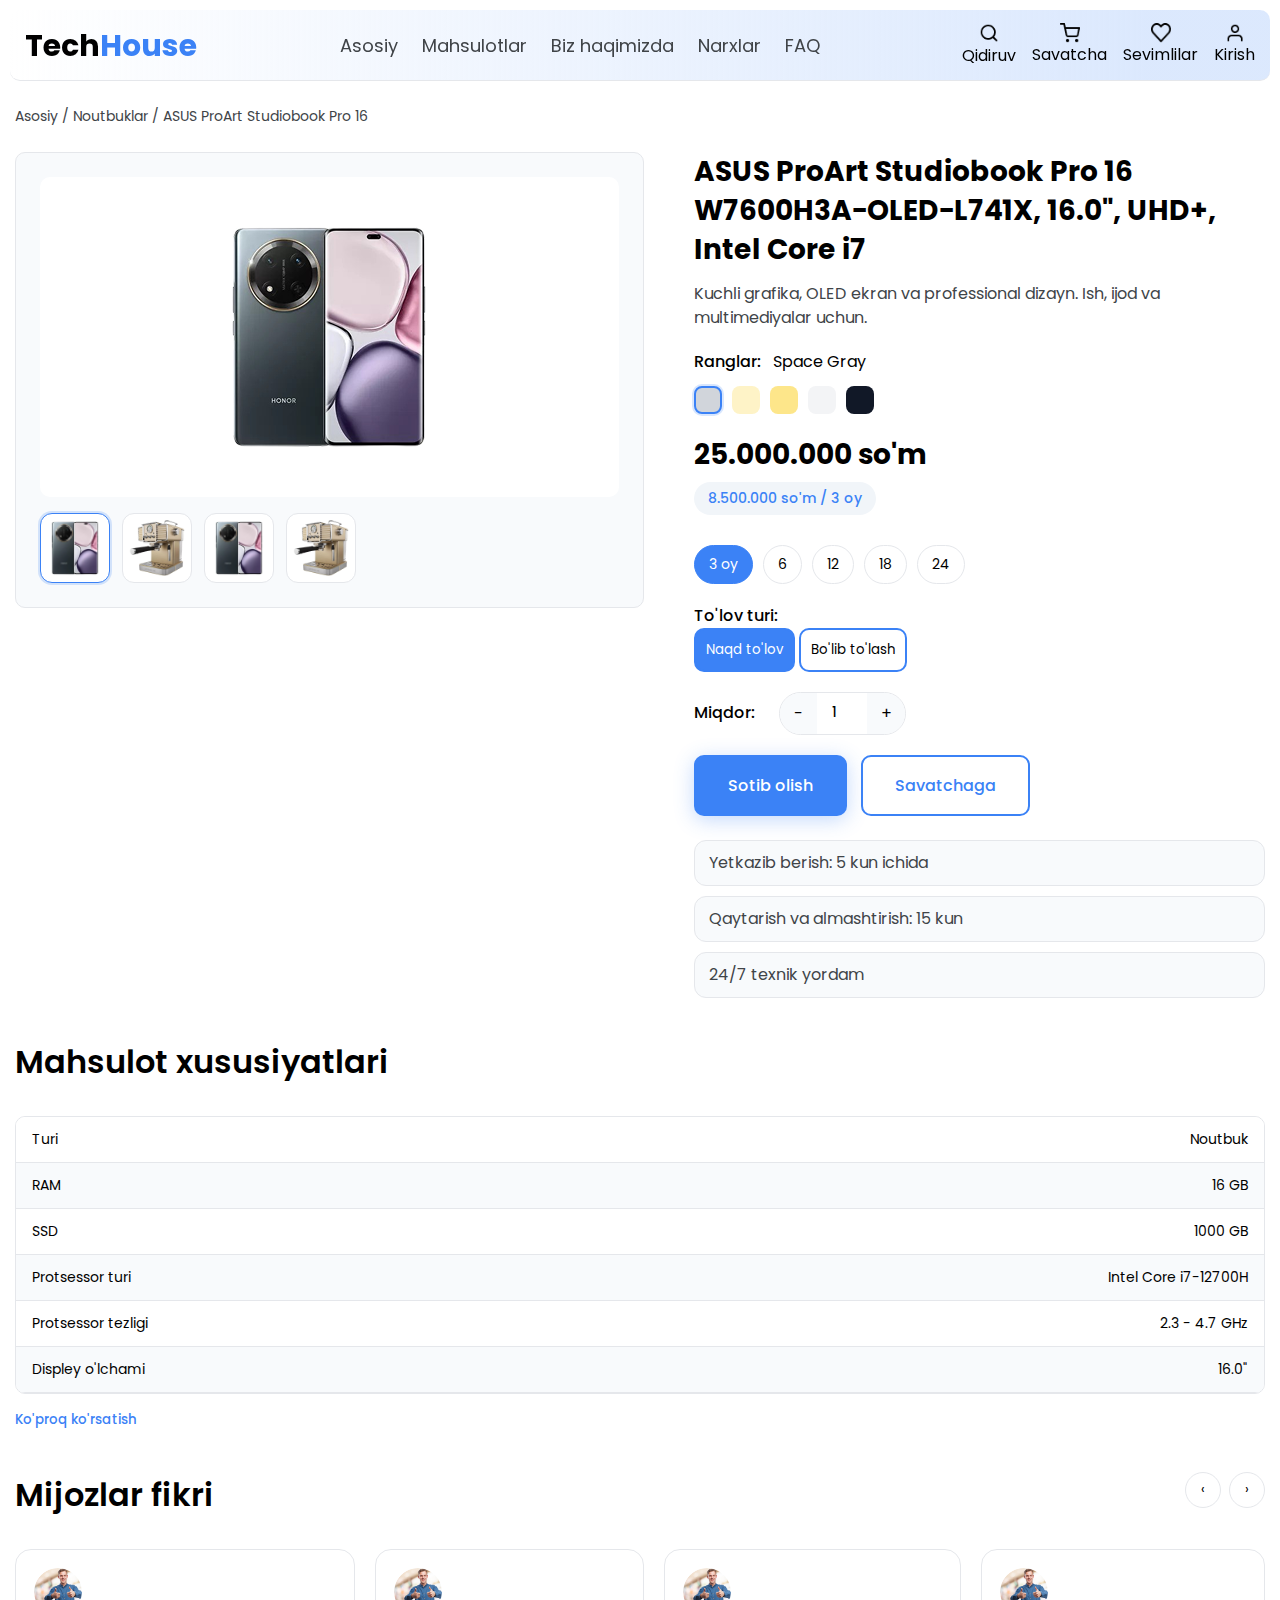
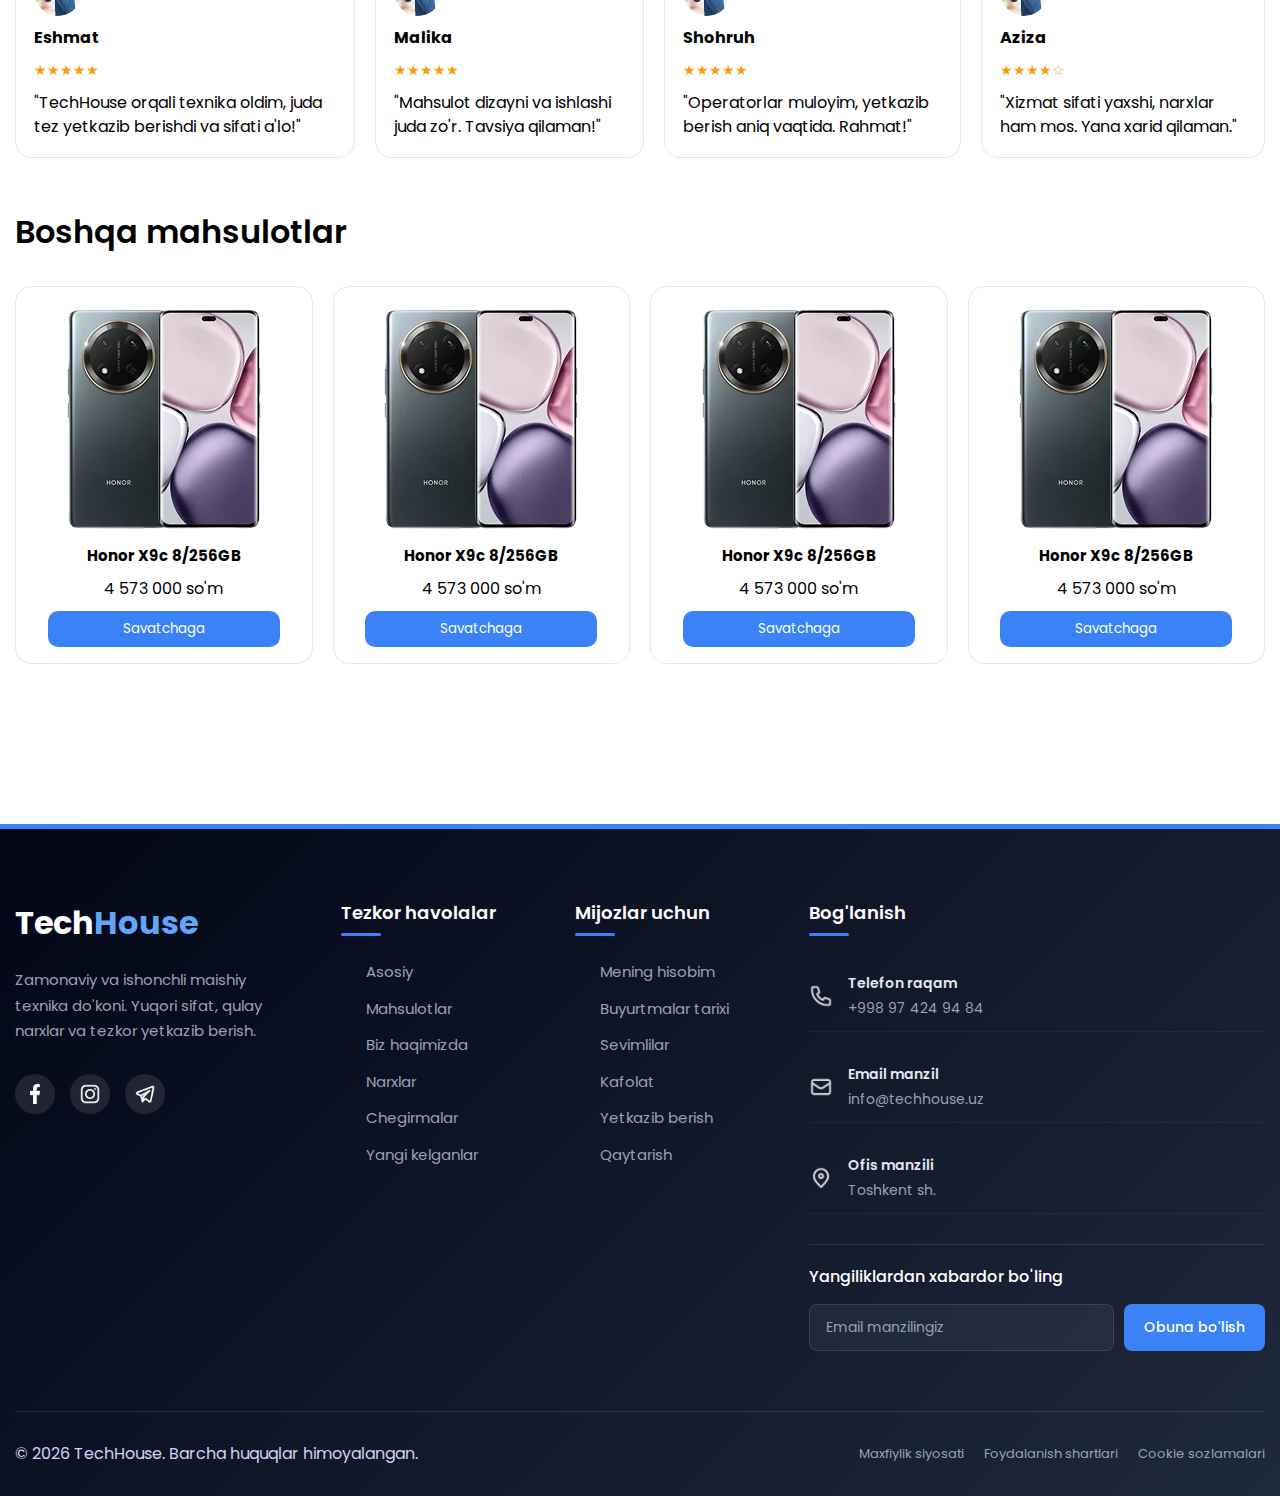
<file: product.html>
<!doctype html>
<html lang="uz">
  <head>
    <meta charset="UTF-8" />
    <meta name="viewport" content="width=device-width, initial-scale=1.0" />
    <title>TechHouse | Mahsulot</title>
    <link rel="stylesheet" href="../style.css" />
    <script src="./app.js" defer></script>
  </head>
  <body>
    <header>
      <div class="container nav">
        <div class="logo">Tech<span class="logo_section">House</span></div>
        <nav class="menu">
          <a href="./index.html">Asosiy</a>
          <a href="./products.html">Mahsulotlar</a>
          <a href="./about.html">Biz haqimizda</a>
          <a href="./prices.html">Narxlar</a>
          <a href="./faq.html">FAQ</a>
        </nav>
        <div class="actions">
          <a href="./products.html">
            <button class="action action-search" type="button">
              <img src="./assets/search.png" alt="Qidiruv" />
              <span>Qidiruv</span>
            </button>
          </a>
          <div class="action-search-box">
            <input
              class="header-search-input"
              type="text"
              placeholder="Mahsulot qidiring..."
            />
            <button class="header-search-close" type="button">✕</button>
          </div>
          <a class="action" href="./checkout.html">
            <img src="./assets/shopping-cart.png" alt="Savatcha" />
            <span>Savatcha</span>
            <span class="action-badge cart-count is-hidden">0</span>
          </a>
          <a class="action" href="./liked.html">
            <img src="./assets/like.png" alt="Sevimlilar" />
            <span>Sevimlilar</span>
            <span class="action-badge fav-count is-hidden">0</span>
          </a>

          <a class="action" href="./index.html">
            <img src="./assets/user.png" alt="Kirish" />
            <span>Kirish</span>
          </a>
        </div>
        <div class="hamburger">
          <div></div>
          <div></div>
          <div></div>
        </div>
      </div>
    </header>

    <div class="mobile-menu">
      <a href="./index.html">Asosiy</a>
      <a href="./products.html">Mahsulotlar</a>
      <a href="./about.html">Biz haqimizda</a>
      <a href="./prices.html">Narxlar</a>

      <div class="mobile-actions">
        <a href="./index.html">Qidiruv</a>
        <a href="./index.html">Kirish</a>
        <a href="./liked.html">Sevimlilar</a>
        <a href="./checkout.html">Savatcha</a>
      </div>
    </div>

    <main
      class="product-page"
      data-id="201"
      data-name="ASUS ProArt Studiobook Pro 16"
      data-price="25000000"
      data-image="../assets/product.png"
    >
      <section class="container">
        <div class="breadcrumb">
          Asosiy / Noutbuklar / ASUS ProArt Studiobook Pro 16
        </div>
        <div class="product-hero">
          <div class="product-gallery">
            <div class="product-main">
              <img
                src="../assets/product.png"
                alt="ASUS ProArt Studiobook Pro 16"
              />
            </div>
            <div class="product-thumbs">
              <button class="active" data-image="../assets/product.png">
                <img src="../assets/product.png" alt="Ko'rinish 1" />
              </button>
              <button data-image="../assets/product_2.png">
                <img src="../assets/product_2.png" alt="Ko'rinish 2" />
              </button>
              <button data-image="../assets/product.png">
                <img src="../assets/product.png" alt="Ko'rinish 3" />
              </button>
              <button data-image="../assets/product_2.png">
                <img src="../assets/product_2.png" alt="Ko'rinish 4" />
              </button>
            </div>
          </div>

          <div class="product-details">
            <h1>
              ASUS ProArt Studiobook Pro 16 W7600H3A-OLED-L741X, 16.0", UHD+,
              Intel Core i7
            </h1>
            <p class="product-subtitle">
              Kuchli grafika, OLED ekran va professional dizayn. Ish, ijod va
              multimediyalar uchun.
            </p>

            <div class="color-block">
              <span class="label">Ranglar:</span>
              <span class="selected-color">Space Gray</span>
              <div class="color-swatches">
                <button
                  class="color-swatch active"
                  style="background: #d1d5db"
                  data-label="Space Gray"
                ></button>
                <button
                  class="color-swatch"
                  style="background: #fef3c7"
                  data-label="Warm Sand"
                ></button>
                <button
                  class="color-swatch"
                  style="background: #fde68a"
                  data-label="Light Gold"
                ></button>
                <button
                  class="color-swatch"
                  style="background: #f3f4f6"
                  data-label="Silver"
                ></button>
                <button
                  class="color-swatch"
                  style="background: #111827"
                  data-label="Black"
                ></button>
              </div>
            </div>

            <div class="price-block">
              <div class="price">25.000.000 so'm</div>
              <div class="installment">
                <span class="monthly-price">8.500.000 so'm / 3 oy</span>
              </div>
              <div class="installment-options">
                <button
                  class="installment-option active"
                  data-monthly="8.500.000 so'm / 3 oy"
                >
                  3 oy
                </button>
                <button
                  class="installment-option"
                  data-monthly="4.500.000 so'm / 6 oy"
                >
                  6
                </button>
                <button
                  class="installment-option"
                  data-monthly="2.600.000 so'm / 12 oy"
                >
                  12
                </button>
                <button
                  class="installment-option"
                  data-monthly="1.900.000 so'm / 18 oy"
                >
                  18
                </button>
                <button
                  class="installment-option"
                  data-monthly="1.500.000 so'm / 24 oy"
                >
                  24
                </button>
              </div>
            </div>
            <div class="payment-type">
              <span class="label">To'lov turi:</span>

              <div class="payment-options">
                <button class="payment-option active" data-type="cash">
                  Naqd to'lov
                </button>
                <button class="payment-option" data-type="installment">
                  Bo'lib to'lash
                </button>
              </div>
            </div>

            <div class="qty-row">
              <span class="label">Miqdor:</span>
              <div class="qty-control">
                <button class="qty-btn" data-step="-1">-</button>
                <input class="qty-input" type="number" value="1" min="1" />
                <button class="qty-btn" data-step="1">+</button>
              </div>
            </div>

            <div class="product-actions">
              <button class="btn primary product-buy">Sotib olish</button>
              <button class="btn outline product-cart">Savatchaga</button>
            </div>

            <div class="product-badges">
              <div class="badge-item">Yetkazib berish: 5 kun ichida</div>
              <div class="badge-item">Qaytarish va almashtirish: 15 kun</div>
              <div class="badge-item">24/7 texnik yordam</div>
            </div>
          </div>
        </div>
      </section>

      <section class="container product-specs">
        <h2 class="section-title">Mahsulot xususiyatlari</h2>
        <div class="specs-list">
          <div class="specs-row">
            <span>Turi</span>
            <span>Noutbuk</span>
          </div>
          <div class="specs-row">
            <span>RAM</span>
            <span>16 GB</span>
          </div>
          <div class="specs-row">
            <span>SSD</span>
            <span>1000 GB</span>
          </div>
          <div class="specs-row">
            <span>Protsessor turi</span>
            <span>Intel Core i7-12700H</span>
          </div>
          <div class="specs-row">
            <span>Protsessor tezligi</span>
            <span>2.3 - 4.7 GHz</span>
          </div>
          <div class="specs-row">
            <span>Displey o'lchami</span>
            <span>16.0"</span>
          </div>
          <div class="specs-row specs-extra is-hidden">
            <span>Displey turi</span>
            <span>OLED, Touchscreen, 120Hz</span>
          </div>
          <div class="specs-row specs-extra is-hidden">
            <span>Displey resolution</span>
            <span>2880 x 1620</span>
          </div>
          <div class="specs-row specs-extra is-hidden">
            <span>Videokarta turi</span>
            <span>Intel Arc A370M Graphics</span>
          </div>
          <div class="specs-row specs-extra is-hidden">
            <span>Grafik xotira</span>
            <span>4 GB GDDR6</span>
          </div>
          <div class="specs-row specs-extra is-hidden">
            <span>Veb-kamera</span>
            <span>720p + IR</span>
          </div>
          <div class="specs-row specs-extra is-hidden">
            <span>OS</span>
            <span>Windows 11 Pro</span>
          </div>
        </div>
        <button class="specs-toggle" data-open="false">
          Ko'proq ko'rsatish
        </button>
      </section>

      <section class="container product-reviews">
        <div class="reviews-header">
          <h2 class="section-title">Mijozlar fikri</h2>
          <div class="reviews-controls">
            <button class="review-prev">‹</button>
            <button class="review-next">›</button>
          </div>
        </div>
        <div class="reviews-track">
          <div class="review-card">
            <img src="../assets/man.png" alt="Mijoz" />
            <strong>Eshmat</strong>
            <div class="review-stars">★★★★★</div>
            <p>
              "TechHouse orqali texnika oldim, juda tez yetkazib berishdi va
              sifati a'lo!"
            </p>
          </div>
          <div class="review-card">
            <img src="../assets/man.png" alt="Mijoz" />
            <strong>Malika</strong>
            <div class="review-stars">★★★★★</div>
            <p>"Mahsulot dizayni va ishlashi juda zo'r. Tavsiya qilaman!"</p>
          </div>
          <div class="review-card">
            <img src="../assets/man.png" alt="Mijoz" />
            <strong>Shohruh</strong>
            <div class="review-stars">★★★★★</div>
            <p>"Operatorlar muloyim, yetkazib berish aniq vaqtida. Rahmat!"</p>
          </div>
          <div class="review-card">
            <img src="../assets/man.png" alt="Mijoz" />
            <strong>Aziza</strong>
            <div class="review-stars">★★★★☆</div>
            <p>"Xizmat sifati yaxshi, narxlar ham mos. Yana xarid qilaman."</p>
          </div>
        </div>
      </section>

      <section class="container related-products">
        <h2 class="section-title">Boshqa mahsulotlar</h2>
        <div class="related-grid">
          <div
            class="related-card"
            data-id="301"
            data-name="Honor X9c 8/256GB"
            data-price="4573000"
          >
            <img src="../assets/product.png" alt="Honor X9c" />
            <h4>Honor X9c 8/256GB</h4>
            <span>4 573 000 so'm</span>
            <button class="mini-cart">Savatchaga</button>
          </div>
          <div
            class="related-card"
            data-id="302"
            data-name="Honor X9c 8/256GB"
            data-price="4573000"
          >
            <img src="../assets/product.png" alt="Honor X9c" />
            <h4>Honor X9c 8/256GB</h4>
            <span>4 573 000 so'm</span>
            <button class="mini-cart">Savatchaga</button>
          </div>
          <div
            class="related-card"
            data-id="303"
            data-name="Honor X9c 8/256GB"
            data-price="4573000"
          >
            <img src="../assets/product.png" alt="Honor X9c" />
            <h4>Honor X9c 8/256GB</h4>
            <span>4 573 000 so'm</span>
            <button class="mini-cart">Savatchaga</button>
          </div>
          <div
            class="related-card"
            data-id="304"
            data-name="Honor X9c 8/256GB"
            data-price="4573000"
          >
            <img src="../assets/product.png" alt="Honor X9c" />
            <h4>Honor X9c 8/256GB</h4>
            <span>4 573 000 so'm</span>
            <button class="mini-cart">Savatchaga</button>
          </div>
        </div>
      </section>
    </main>

    <footer>
      <div class="container">
        <div class="footer-main">
          <div class="footer-brand">
            <div class="logo footer-logo">
              Tech<span class="logo_section">House</span>
            </div>
            <p class="footer-description">
              Zamonaviy va ishonchli maishiy texnika do'koni. Yuqori sifat,
              qulay narxlar va tezkor yetkazib berish.
            </p>
            <div class="footer-social">
              <a href="#" class="social-icon">
                <img src="/assets/facebook.png" alt="Facebook" />
              </a>
              <a href="#" class="social-icon">
                <img src="/assets/instagram.png" alt="Instagram" />
              </a>
              <a href="#" class="social-icon">
                <img src="/assets/telegram.png" alt="Telegram" />
              </a>
            </div>
          </div>

          <div class="footer-links">
            <h4>Tezkor havolalar</h4>
            <ul>
              <li><a href="./index.html">Asosiy</a></li>
              <li><a href="./products.html">Mahsulotlar</a></li>
              <li><a href="./about.html">Biz haqimizda</a></li>
              <li><a href="./prices.html">Narxlar</a></li>
              <li><a href="./index.html">Chegirmalar</a></li>
              <li><a href="./index.html">Yangi kelganlar</a></li>
            </ul>
          </div>

          <div class="footer-links">
            <h4>Mijozlar uchun</h4>
            <ul>
              <li><a href="#">Mening hisobim</a></li>
              <li><a href="#">Buyurtmalar tarixi</a></li>
              <li><a href="./liked.html">Sevimlilar</a></li>
              <li><a href="#">Kafolat</a></li>
              <li><a href="#">Yetkazib berish</a></li>
              <li><a href="#">Qaytarish</a></li>
            </ul>
          </div>

          <div class="footer-contact">
            <h4>Bog'lanish</h4>
            <div class="contact-item">
              <img src="/assets/phone.png" alt="Telefon" />
              <div>
                <strong>Telefon raqam</strong>
                <p>+998 97 424 94 84</p>
              </div>
            </div>
            <div class="contact-item">
              <img src="/assets/mail.png" alt="Email" />
              <div>
                <strong>Email manzil</strong>
                <p>info@techhouse.uz</p>
              </div>
            </div>
            <div class="contact-item">
              <img src="/assets/location.png" alt="Manzil" />
              <div>
                <strong>Ofis manzili</strong>
                <p>Toshkent sh.</p>
              </div>
            </div>
            <div class="footer-newsletter">
              <h5>Yangiliklardan xabardor bo'ling</h5>
              <div class="newsletter-form">
                <input type="email" placeholder="Email manzilingiz" />
                <button type="submit">Obuna bo'lish</button>
              </div>
            </div>
          </div>
        </div>

        <div class="footer-bottom">
          <p>© 2026 TechHouse. Barcha huquqlar himoyalangan.</p>

          <div class="copyright">
            <div class="footer-legal">
              <a href="#">Maxfiylik siyosati</a>
              <a href="#">Foydalanish shartlari</a>
              <a href="#">Cookie sozlamalari</a>
            </div>
          </div>
        </div>
      </div>
    </footer>
  </body>
</html>
</file>
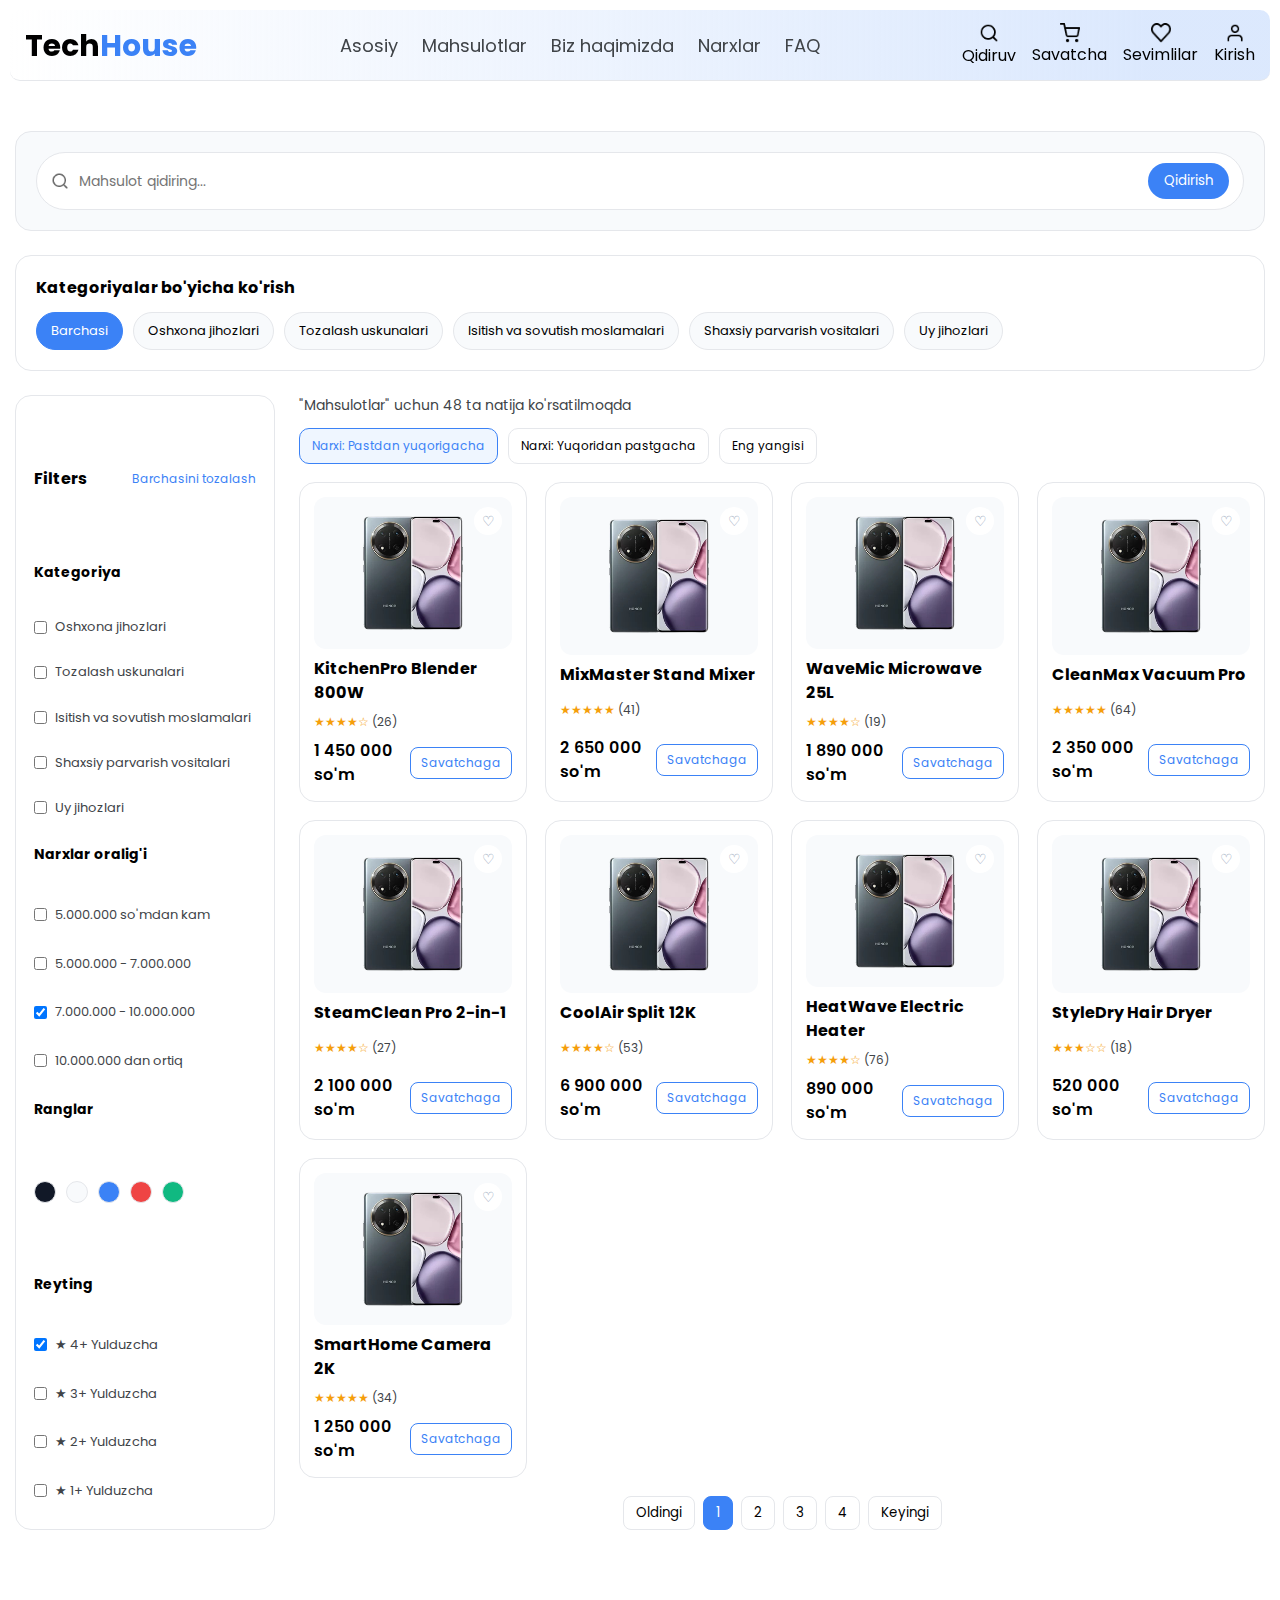
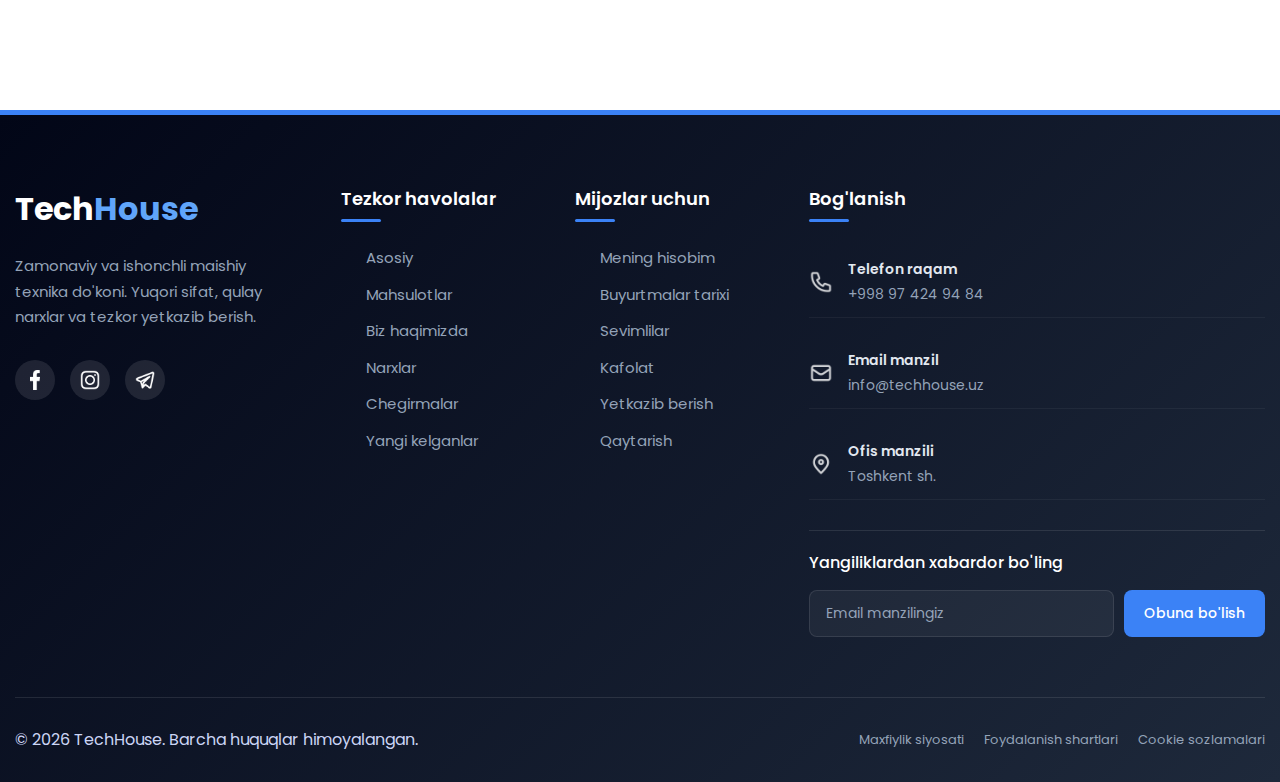
<file: products.html>
<!doctype html>
<html lang="uz">
  <head>
    <meta charset="UTF-8" />
    <meta name="viewport" content="width=device-width, initial-scale=1.0" />
    <title>TechHouse | Mahsulotlar</title>
    <link rel="stylesheet" href="../style.css" />
    <script src="./app.js" defer></script>
  </head>
  <body>
    <header>
      <div class="container nav">
        <div class="logo">Tech<span class="logo_section">House</span></div>
        <nav class="menu">
          <a href="./index.html">Asosiy</a>
          <a href="./products.html">Mahsulotlar</a>
          <a href="./about.html">Biz haqimizda</a>
          <a href="./prices.html">Narxlar</a>
          <a href="./faq.html">FAQ</a>
        </nav>
        <div class="actions">
          <a href="./products.html">
            <button class="action action-search" type="button">
              <img src="./assets/search.png" alt="Qidiruv" />
              <span>Qidiruv</span>
            </button>
          </a>
          <div class="action-search-box">
            <input
              class="header-search-input"
              type="text"
              placeholder="Mahsulot qidiring..."
            />
            <button class="header-search-close" type="button">✕</button>
          </div>
          <a class="action" href="./checkout.html">
            <img src="./assets/shopping-cart.png" alt="Savatcha" />
            <span>Savatcha</span>
            <span class="action-badge cart-count is-hidden">0</span>
          </a>
          <a class="action" href="./liked.html">
            <img src="./assets/like.png" alt="Sevimlilar" />
            <span>Sevimlilar</span>
            <span class="action-badge fav-count is-hidden">0</span>
          </a>

          <a class="action" href="./index.html">
            <img src="./assets/user.png" alt="Kirish" />
            <span>Kirish</span>
          </a>
        </div>
        <div class="hamburger">
          <div></div>
          <div></div>
          <div></div>
        </div>
      </div>
    </header>

    <div class="mobile-menu">
      <a href="./index.html">Asosiy</a>
      <a href="./products.html">Mahsulotlar</a>
      <a href="./about.html">Biz haqimizda</a>
      <a href="./prices.html">Narxlar</a>

      <div class="mobile-actions">
        <a href="./products.html">Qidiruv</a>
        <a href="./index.html">Kirish</a>
        <a href="./liked.html">Sevimlilar</a>
        <a href="./checkout.html">Savatcha</a>
      </div>
    </div>

    <main class="products-page">
      <section class="container">
        <div class="search-panel">
          <div class="search-box">
            <div class="search-input-box">
              <img src="../assets/search.png" alt="Qidiruv" />
              <input
                class="products-search"
                type="text"
                placeholder="Mahsulot qidiring..."
              />
            </div>
            <button class="search-btn">Qidirish</button>
          </div>
        </div>

        <section class="category-browse">
          <h3>Kategoriyalar bo'yicha ko'rish</h3>
          <div class="category-chips">
            <button
              class="category-chip active"
              data-category="all"
              data-label="Mahsulotlar"
            >
              Barchasi
            </button>
            <button
              class="category-chip"
              data-category="kitchen"
              data-label="Oshxona jihozlari"
            >
              Oshxona jihozlari
            </button>
            <button
              class="category-chip"
              data-category="cleaning"
              data-label="Tozalash uskunalari"
            >
              Tozalash uskunalari
            </button>
            <button
              class="category-chip"
              data-category="heating-cooling"
              data-label="Isitish va sovutish moslamalari"
            >
              Isitish va sovutish moslamalari
            </button>
            <button
              class="category-chip"
              data-category="personal-care"
              data-label="Shaxsiy parvarish vositalari"
            >
              Shaxsiy parvarish vositalari
            </button>
            <button
              class="category-chip"
              data-category="smart-home"
              data-label="Uy jihozlari"
            >
              Uy jihozlari
            </button>
          </div>
        </section>

        <div class="products-layout">
          <aside class="filters-card">
            <div class="filters-header">
              <h3>Filters</h3>
              <button class="clear-filters">Barchasini tozalash</button>
            </div>

            <div class="filter-group">
              <h4>Kategoriya</h4>
              <label
                ><input
                  type="checkbox"
                  data-filter="category"
                  value="kitchen"
                />
                Oshxona jihozlari</label
              >
              <label
                ><input
                  type="checkbox"
                  data-filter="category"
                  value="cleaning"
                />
                Tozalash uskunalari</label
              >
              <label
                ><input
                  type="checkbox"
                  data-filter="category"
                  value="heating-cooling"
                />
                Isitish va sovutish moslamalari</label
              >
              <label
                ><input
                  type="checkbox"
                  data-filter="category"
                  value="personal-care"
                />
                Shaxsiy parvarish vositalari</label
              >
              <label
                ><input
                  type="checkbox"
                  data-filter="category"
                  value="smart-home"
                />
                Uy jihozlari</label
              >
            </div>

            <div class="filter-group">
              <h4>Narxlar oralig'i</h4>
              <label
                ><input
                  type="checkbox"
                  data-filter="price"
                  data-max="5000000"
                />
                5.000.000 so'mdan kam</label
              >
              <label
                ><input
                  type="checkbox"
                  data-filter="price"
                  data-min="5000000"
                  data-max="7000000"
                />
                5.000.000 - 7.000.000</label
              >
              <label
                ><input
                  type="checkbox"
                  data-filter="price"
                  data-min="7000000"
                  data-max="10000000"
                  checked
                />
                7.000.000 - 10.000.000</label
              >
              <label
                ><input
                  type="checkbox"
                  data-filter="price"
                  data-min="10000000"
                />
                10.000.000 dan ortiq</label
              >
            </div>

            <div class="filter-group">
              <h4>Ranglar</h4>
              <div class="color-filter">
                <button data-color="black" style="background: #111827"></button>
                <button data-color="white" style="background: #f8fafc"></button>
                <button data-color="blue" style="background: #3b82f6"></button>
                <button data-color="red" style="background: #ef4444"></button>
                <button data-color="green" style="background: #10b981"></button>
              </div>
            </div>

            <div class="filter-group">
              <h4>Reyting</h4>
              <label
                ><input
                  type="checkbox"
                  data-filter="rating"
                  data-min="4"
                  checked
                />
                ★ 4+ Yulduzcha</label
              >
              <label
                ><input type="checkbox" data-filter="rating" data-min="3" /> ★
                3+ Yulduzcha</label
              >
              <label
                ><input type="checkbox" data-filter="rating" data-min="2" /> ★
                2+ Yulduzcha</label
              >
              <label
                ><input type="checkbox" data-filter="rating" data-min="1" /> ★
                1+ Yulduzcha</label
              >
            </div>
          </aside>

          <div class="products-content">
            <div class="results-bar">
              <div class="results-text">
                "<span class="query-text">Mahsulotlar</span>" uchun
                <span class="results-count">48</span> ta natija ko'rsatilmoqda
              </div>
              <div class="sort-buttons">
                <button class="sort-btn active" data-sort="price-asc">
                  Narxi: Pastdan yuqorigacha
                </button>
                <button class="sort-btn" data-sort="price-desc">
                  Narxi: Yuqoridan pastgacha
                </button>
                <button class="sort-btn" data-sort="newest">Eng yangisi</button>
              </div>
            </div>

            <div class="product-grid">
              <a
                class="product-tile"
                href="./product.html"
                data-id="201"
                data-name="KitchenPro Blender 800W"
                data-price="1450000"
                data-rating="4.4"
                data-category="kitchen"
                data-color="white"
                data-created="20240212"
              >
                <div class="tile-top">
                  <img src="../assets/product.png" alt="Blender" />
                  <button class="tile-fav">♡</button>
                </div>
                <h4>KitchenPro Blender 800W</h4>
                <div class="tile-rating">★★★★☆ <span>(26)</span></div>
                <div class="tile-actions">
                  <div class="tile-price">1 450 000 so'm</div>
                  <button class="tile-cart">Savatchaga</button>
                </div>
              </a>
              <a
                class="product-tile"
                href="./product.html"
                data-id="202"
                data-name="MixMaster Stand Mixer"
                data-price="2650000"
                data-rating="4.8"
                data-category="kitchen"
                data-color="black"
                data-created="20240118"
              >
                <div class="tile-top">
                  <img src="../assets/product.png" alt="Mikser" />
                  <button class="tile-fav">♡</button>
                </div>
                <h4>MixMaster Stand Mixer</h4>
                <div class="tile-rating">★★★★★ <span>(41)</span></div>
                <div class="tile-actions">
                  <div class="tile-price">2 650 000 so'm</div>
                  <button class="tile-cart">Savatchaga</button>
                </div>
              </a>
              <a
                class="product-tile"
                href="./product.html"
                data-id="203"
                data-name="WaveMic Microwave 25L"
                data-price="1890000"
                data-rating="4.2"
                data-category="kitchen"
                data-color="red"
                data-created="20231225"
              >
                <div class="tile-top">
                  <img src="../assets/product.png" alt="Mikroto'lqinli pech" />
                  <button class="tile-fav">♡</button>
                </div>
                <h4>WaveMic Microwave 25L</h4>
                <div class="tile-rating">★★★★☆ <span>(19)</span></div>
                <div class="tile-actions">
                  <div class="tile-price">1 890 000 so'm</div>
                  <button class="tile-cart">Savatchaga</button>
                </div>
              </a>
              <a
                class="product-tile"
                href="./product.html"
                data-id="204"
                data-name="CleanMax Vacuum Pro"
                data-price="2350000"
                data-rating="4.6"
                data-category="cleaning"
                data-color="blue"
                data-created="20240202"
              >
                <div class="tile-top">
                  <img src="../assets/product.png" alt="Changyutgich" />
                  <button class="tile-fav">♡</button>
                </div>
                <h4>CleanMax Vacuum Pro</h4>
                <div class="tile-rating">★★★★★ <span>(64)</span></div>
                <div class="tile-actions">
                  <div class="tile-price">2 350 000 so'm</div>
                  <button class="tile-cart">Savatchaga</button>
                </div>
              </a>
              <a
                class="product-tile"
                href="./product.html"
                data-id="205"
                data-name="SteamClean Pro 2-in-1"
                data-price="2100000"
                data-rating="4.3"
                data-category="cleaning"
                data-color="white"
                data-created="20231120"
              >
                <div class="tile-top">
                  <img src="../assets/product.png" alt="Bug'li tozalagich" />
                  <button class="tile-fav">♡</button>
                </div>
                <h4>SteamClean Pro 2-in-1</h4>
                <div class="tile-rating">★★★★☆ <span>(27)</span></div>
                <div class="tile-actions">
                  <div class="tile-price">2 100 000 so'm</div>
                  <button class="tile-cart">Savatchaga</button>
                </div>
              </a>
              <a
                class="product-tile"
                href="./product.html"
                data-id="206"
                data-name="CoolAir Split 12K"
                data-price="6900000"
                data-rating="4.5"
                data-category="heating-cooling"
                data-color="black"
                data-created="20240105"
              >
                <div class="tile-top">
                  <img src="../assets/product.png" alt="Konditsioner" />
                  <button class="tile-fav">♡</button>
                </div>
                <h4>CoolAir Split 12K</h4>
                <div class="tile-rating">★★★★☆ <span>(53)</span></div>
                <div class="tile-actions">
                  <div class="tile-price">6 900 000 so'm</div>
                  <button class="tile-cart">Savatchaga</button>
                </div>
              </a>
              <a
                class="product-tile"
                href="./product.html"
                data-id="207"
                data-name="HeatWave Electric Heater"
                data-price="890000"
                data-rating="4.1"
                data-category="heating-cooling"
                data-color="red"
                data-created="20231018"
              >
                <div class="tile-top">
                  <img src="../assets/product.png" alt="Isitgich" />
                  <button class="tile-fav">♡</button>
                </div>
                <h4>HeatWave Electric Heater</h4>
                <div class="tile-rating">★★★★☆ <span>(76)</span></div>
                <div class="tile-actions">
                  <div class="tile-price">890 000 so'm</div>
                  <button class="tile-cart">Savatchaga</button>
                </div>
              </a>
              <a
                class="product-tile"
                href="./product.html"
                data-id="208"
                data-name="StyleDry Hair Dryer"
                data-price="520000"
                data-rating="3.9"
                data-category="personal-care"
                data-color="green"
                data-created="20230912"
              >
                <div class="tile-top">
                  <img src="../assets/product.png" alt="Fen" />
                  <button class="tile-fav">♡</button>
                </div>
                <h4>StyleDry Hair Dryer</h4>
                <div class="tile-rating">★★★☆☆ <span>(18)</span></div>
                <div class="tile-actions">
                  <div class="tile-price">520 000 so'm</div>
                  <button class="tile-cart">Savatchaga</button>
                </div>
              </a>
              <a
                class="product-tile"
                href="./product.html"
                data-id="209"
                data-name="SmartHome Camera 2K"
                data-price="1250000"
                data-rating="4.6"
                data-category="smart-home"
                data-color="black"
                data-created="20240222"
              >
                <div class="tile-top">
                  <img src="../assets/product.png" alt="Smart kamera" />
                  <button class="tile-fav">♡</button>
                </div>
                <h4>SmartHome Camera 2K</h4>
                <div class="tile-rating">★★★★★ <span>(34)</span></div>
                <div class="tile-actions">
                  <div class="tile-price">1 250 000 so'm</div>
                  <button class="tile-cart">Savatchaga</button>
                </div>
              </a>
            </div>
            <div class="empty-state is-hidden">
              Hech qanday mahsulot topilmadi. Filtrlarni o'zgartirib ko'ring.
            </div>

            <div class="pagination">
              <button class="page-btn">Oldingi</button>
              <button class="page-btn active">1</button>
              <button class="page-btn">2</button>
              <button class="page-btn">3</button>
              <button class="page-btn">4</button>
              <button class="page-btn">Keyingi</button>
            </div>
          </div>
        </div>
      </section>
    </main>

    <footer>
      <div class="container">
        <div class="footer-main">
          <div class="footer-brand">
            <div class="logo footer-logo">
              Tech<span class="logo_section">House</span>
            </div>
            <p class="footer-description">
              Zamonaviy va ishonchli maishiy texnika do'koni. Yuqori sifat,
              qulay narxlar va tezkor yetkazib berish.
            </p>
            <div class="footer-social">
              <a href="#" class="social-icon">
                <img src="/assets/facebook.png" alt="Facebook" />
              </a>
              <a href="#" class="social-icon">
                <img src="/assets/instagram.png" alt="Instagram" />
              </a>
              <a href="#" class="social-icon">
                <img src="/assets/telegram.png" alt="Telegram" />
              </a>
            </div>
          </div>

          <div class="footer-links">
            <h4>Tezkor havolalar</h4>
            <ul>
              <li><a href="./index.html">Asosiy</a></li>
              <li><a href="./products.html">Mahsulotlar</a></li>
              <li><a href="./about.html">Biz haqimizda</a></li>
              <li><a href="./prices.html">Narxlar</a></li>
              <li><a href="./index.html">Chegirmalar</a></li>
              <li><a href="./index.html">Yangi kelganlar</a></li>
            </ul>
          </div>

          <div class="footer-links">
            <h4>Mijozlar uchun</h4>
            <ul>
              <li><a href="#">Mening hisobim</a></li>
              <li><a href="#">Buyurtmalar tarixi</a></li>
              <li><a href="./liked.html">Sevimlilar</a></li>
              <li><a href="#">Kafolat</a></li>
              <li><a href="#">Yetkazib berish</a></li>
              <li><a href="#">Qaytarish</a></li>
            </ul>
          </div>

          <div class="footer-contact">
            <h4>Bog'lanish</h4>
            <div class="contact-item">
              <img src="/assets/phone.png" alt="Telefon" />
              <div>
                <strong>Telefon raqam</strong>
                <p>+998 97 424 94 84</p>
              </div>
            </div>
            <div class="contact-item">
              <img src="/assets/mail.png" alt="Email" />
              <div>
                <strong>Email manzil</strong>
                <p>info@techhouse.uz</p>
              </div>
            </div>
            <div class="contact-item">
              <img src="/assets/location.png" alt="Manzil" />
              <div>
                <strong>Ofis manzili</strong>
                <p>Toshkent sh.</p>
              </div>
            </div>
            <div class="footer-newsletter">
              <h5>Yangiliklardan xabardor bo'ling</h5>
              <div class="newsletter-form">
                <input type="email" placeholder="Email manzilingiz" />
                <button type="submit">Obuna bo'lish</button>
              </div>
            </div>
          </div>
        </div>

        <div class="footer-bottom">
          <p>© 2026 TechHouse. Barcha huquqlar himoyalangan.</p>

          <div class="copyright">
            <div class="footer-legal">
              <a href="#">Maxfiylik siyosati</a>
              <a href="#">Foydalanish shartlari</a>
              <a href="#">Cookie sozlamalari</a>
            </div>
          </div>
        </div>
      </div>
    </footer>
  </body>
</html>
</file>
<file: style.css>
@import url("https://fonts.googleapis.com/css2?family=Poppins:ital,wght@0,100;0,200;0,300;0,400;0,500;0,600;0,700;0,800;0,900;1,100;1,200;1,300;1,400;1,500;1,600;1,700;1,800;1,900&display=swap");

:root {
  --primary: #3b82f6;
  --secondary: #f1f5f9;
  --text: #000000;
  --muted: #404448;
  --border: #e5e7eb;
  --radius: 10px;
}

* {
  box-sizing: border-box;
  margin: 0;
  padding: 0;
  font-family: "Poppins", sans-serif;
}

html,
body {
  scroll-behavior: smooth;
}

body {
  background: #fff;
  color: var(--text);
  line-height: 1.5;
  overflow-x: hidden;
}

a {
  text-decoration: none;
  color: inherit;
}
img {
  max-width: 100%;
  display: block;
}

.container {
  max-width: 1400px;
  margin: 0 auto;
  padding: 0 15px;
}

header {
  margin: 10px;
  border-bottom: 1px solid var(--border);
  position: sticky;
  top: 10px;
  z-index: 100;
  background: linear-gradient(to right, #fff 0%, #3b83f62e 90%);
  backdrop-filter: blur(5px);
  border-radius: 10px;
}

.nav {
  display: flex;
  align-items: center;
  justify-content: space-between;
  height: 70px;
}

.logo {
  font-weight: 700;
  font-size: 30px;
}

.logo_section {
  color: var(--primary);
}

.menu {
  display: flex;
  gap: 24px;
  font-size: 18px;
  color: var(--muted);
}

.menu a {
  position: relative;
}

.menu a::before {
  content: "";
  position: absolute;
  width: 0;
  height: 2px;
  background-color: #3b82f6;
  bottom: 0;
  transition: ease-in 0.3s;
}

.menu a:hover::before {
  width: 100%;
}

.menu a:hover {
  color: var(--text);
}

.actions {
  display: flex;
  gap: 16px;
  align-items: center;
}

.actions .action {
  display: flex;
  align-items: center;
  flex-direction: column;
  cursor: pointer;
  transition: transform 0.2s;
  position: relative;
  background-color: transparent;
  border: none;
  font-size: 16px;
}

.actions .action:hover {
  transform: translateY(-2px);
}

.action img {
  width: 20px;
  height: 20px;
}

.action-badge {
  position: absolute;
  top: -6px;
  right: -6px;
  width: 18px;
  height: 18px;
  border-radius: 50%;
  background: var(--primary);
  color: #fff;
  font-size: 11px;
  display: flex;
  align-items: center;
  justify-content: center;
}

.action-search-box {
  display: none;
  align-items: center;
  gap: 10px;
}

.header-search-input {
  width: 220px;
  padding: 8px 12px;
  border: 1px solid var(--border);
  border-radius: 10px;
  outline: none;
}

.header-search-close {
  border: none;
  background: transparent;
  font-size: 16px;
  cursor: pointer;
}

.actions.search-open .action-search-box {
  display: flex;
}

.actions.search-open .action-search {
  display: none;
}

.actions.search-open .action:not(.action-search) {
  display: none;
}

.hamburger {
  display: flex;
  flex-direction: column;
  gap: 6px;
  cursor: pointer;
  padding: 8px;
  background: transparent;
  border: none;
}

.hamburger div {
  width: 25px;
  height: 2px;
  background: black;
  transition: 0.3s ease;
  transform-origin: center;
}

.hamburger.active div:nth-child(1) {
  transform: translateY(8px) rotate(45deg);
}

.hamburger.active div:nth-child(2) {
  opacity: 0;
}

.hamburger.active div:nth-child(3) {
  transform: translateY(-8px) rotate(-45deg);
}

@media screen and (min-width: 992px) {
  .hamburger {
    display: none;
  }
}

@media screen and (max-width: 992px) {
  .menu {
    display: none;
  }
  .hamburger {
    display: flex;
  }
  .actions {
    display: none;
  }
}

.mobile-menu {
  position: fixed;
  top: 0;
  left: 0;
  height: 100vh;
  width: 300px;
  background: linear-gradient(to right, #fff 0%, #3b83f62e 90%);
  backdrop-filter: blur(10px);
  transform: translateX(-100%);
  transition: transform 0.35s ease;
  z-index: 1000;
  padding: 90px 25px 25px;
  display: flex;
  flex-direction: column;
  gap: 22px;
  box-shadow: 10px 0 30px rgba(0, 0, 0, 0.08);
}

.mobile-menu.active {
  transform: translateX(0);
}

.mobile-menu a {
  font-size: 18px;
  font-weight: 500;
  color: var(--text);
  padding: 10px 0;
  border-bottom: 1px solid rgba(0, 0, 0, 0.05);
}

.mobile-menu a:hover {
  color: var(--primary);
}

.mobile-actions {
  margin-top: auto;
  display: flex;
  flex-direction: column;
  gap: 14px;
  font-size: 14px;
  color: var(--muted);
  padding-top: 20px;
  border-top: 1px solid rgba(0, 0, 0, 0.1);
}

.mobile-actions div,
.mobile-actions a {
  padding: 10px 0;
  display: flex;
  align-items: center;
  gap: 10px;
  cursor: pointer;
}

.mobile-actions div:hover,
.mobile-actions a:hover {
  color: var(--primary);
}

@media (min-width: 992px) {
  .mobile-menu {
    display: none;
  }
}

.hero {
  padding: 60px 0 80px;
  position: relative;
  overflow: hidden;
}

.hero-wrap {
  display: flex;
  align-items: center;
  justify-content: space-between;
  gap: 300px;
  width: 100%;
}

.hero-content {
  flex: 1;
  max-width: 600px;
}

.hero-text {
  max-width: 600px;
}

.hero h1 {
  font-size: 48px;
  line-height: 1.2;
  margin-bottom: 20px;
  font-weight: 700;
}

.hero h1 span {
  color: var(--primary);
}

.hero p {
  color: var(--muted);
  margin-bottom: 32px;
  font-size: 18px;
  line-height: 1.6;
}

.hero-btns {
  display: flex;
  gap: 16px;
  flex-wrap: wrap;
}

.btn {
  padding: 16px 32px;
  border-radius: var(--radius);
  font-size: 16px;
  font-weight: 500;
  cursor: pointer;
  border: 2px solid transparent;
  transition: all 0.3s ease;
  display: inline-flex;
  align-items: center;
  justify-content: center;
  min-height: 56px;
}

.btn.primary {
  background: var(--primary);
  color: #fff;
  box-shadow: 0 4px 20px rgba(59, 130, 246, 0.3);
}

.btn.primary:hover {
  background: #2563eb;
  box-shadow: 0 6px 25px rgba(59, 130, 246, 0.4);
}

.btn.outline {
  border-color: var(--primary);
  color: var(--primary);
  background: transparent;
}

.btn.outline:hover {
  background: var(--primary);
  color: white;
}

.hero-media {
  flex: 1;
  display: flex;
  justify-content: center;
  align-items: center;
}

.hero-media img {
  max-width: 100%;
  height: auto;
  border-radius: 20px;
  animation: float 6s ease-in-out infinite;
}

@keyframes float {
  0%,
  100% {
    transform: translateY(0);
  }
  50% {
    transform: translateY(-20px);
  }
}

@media (max-width: 992px) {
  .hero-wrap {
    flex-direction: column;
    text-align: center;
    gap: 40px;
  }

  .hero-content {
    max-width: 100%;
  }

  .hero-btns {
    justify-content: center;
  }

  .hero-media {
    width: 100%;
  }

  .hero-media img {
    max-width: 80%;
  }
}

@media screen and (max-width: 768px) {
  .hero {
    padding: 40px 0 60px;
  }

  .hero h1 {
    font-size: 36px;
  }

  .hero p {
    font-size: 16px;
  }

  .hero-btns {
    flex-direction: column;
    width: 100%;
  }

  .hero-btns button {
    width: 100%;
  }

  .btn {
    padding: 14px 24px;
    min-height: 50px;
  }
}

.section-title {
  margin-top: 40px;
  font-size: 32px;
  margin-bottom: 30px;
  font-weight: 600;
  color: var(--text);
}

.products-wrapper {
  display: grid;
  grid-template-columns: repeat(4, 1fr);
  gap: 24px;
  margin-bottom: 40px;
}

.product {
  background: #fff;
  border: 1px solid #e8f0fe;
  border-radius: 20px;
  padding: 20px;
  position: relative;
  min-height: 380px;
  display: flex;
  flex-direction: column;
  transition: all 0.3s ease;
  background-color: #3b83f60c;
  border-top-left-radius: 30px;
  border-top-right-radius: 30px;
  margin-top: 40px;
}

.product-fav {
  position: absolute;
  top: 14px;
  right: 14px;
  border: none;
  background: #fff;
  width: 30px;
  height: 30px;
  border-radius: 50%;
  cursor: pointer;
  font-size: 16px;
  color: #94a3b8;
  z-index: 3;
  box-shadow: 0 6px 12px rgba(15, 23, 42, 0.12);
}

.product-fav.active {
  color: #ef4444;
}

.product:hover {
  transform: translateY(-10px);
  border-color: #3b83f62a;
}

.product_img {
  position: absolute;
  top: -60px;
  left: 50%;
  transform: translateX(-50%);
  width: 85%;
  max-height: 220px;
  object-fit: contain;
  transition: transform 0.3s ease;
  z-index: 2;
}

.product:hover .product_img {
  transform: translateX(-50%) scale(1.05);
}

.product-info {
  margin-top: 170px;
  flex-grow: 1;
  display: flex;
  flex-direction: column;
}

.product h4 {
  font-size: 16px;
  font-weight: 500;
  margin-bottom: 12px;
  line-height: 1.4;
  color: var(--text);
  flex-grow: 1;
  min-height: 44px;
}

.product-nasiya {
  font-size: 13px;
  color: var(--muted);
  background-color: #f8fafc;
  padding: 8px 16px;
  border-radius: 20px;
  display: inline-block;
  margin-bottom: 15px;
  font-weight: 500;
  border: 1px solid #e2e8f0;
}

.product .buy {
  margin-top: auto;
  display: flex;
  justify-content: space-between;
  align-items: center;
  gap: 12px;
}

.buy .price {
  font-weight: 700;
  font-size: 22px;
  color: var(--primary);
}

.cart {
  background: var(--primary);
  color: #fff;
  padding: 14px 18px;
  border-radius: 12px;
  cursor: pointer;
  display: flex;
  align-items: center;
  justify-content: center;
  transition: all 0.3s ease;
  border: none;
  min-width: 50px;
}

.cart:hover {
  background: #2563eb;
  transform: scale(1.05);
}

.cart img {
  width: 20px;
  height: 20px;
  filter: brightness(0) invert(1);
}

.season-card {
  display: grid;
  grid-template-columns: 260px 1fr 120px;
  align-items: center;
  gap: 24px;
  background: #fff;
  border: 1px solid #e8f0fe;
  border-radius: 20px;
  padding: 24px;
  position: relative;
}

.season-fav {
  position: absolute;
  top: 16px;
  right: 16px;
  border: none;
  background: #fff;
  width: 30px;
  height: 30px;
  border-radius: 50%;
  cursor: pointer;
  font-size: 16px;
  color: #94a3b8;
  box-shadow: 0 6px 12px rgba(15, 23, 42, 0.12);
}

.season-fav.active {
  color: #ef4444;
}

.season-left img {
  width: 100%;
  object-fit: contain;
}

.season-center h3 {
  font-size: 22px;
  font-weight: 600;
  margin-bottom: 10px;
}

.installment {
  display: inline-block;
  font-size: 14px;
  color: var(--muted);
  background: #f1f5f9;
  padding: 6px 14px;
  border-radius: 20px;
  margin-bottom: 16px;
}

.prices {
  display: flex;
  flex-direction: column;
  gap: 6px;
  margin-bottom: 20px;
}

.old-price {
  font-size: 16px;
  color: #9ca3af;
  text-decoration: line-through;
}

.new-price {
  font-size: 28px;
  font-weight: 700;
  color: var(--text);
}

.season-btn {
  padding: 14px 28px;
  background: var(--primary);
  color: white;
  border: none;
  border-radius: 12px;
  font-size: 16px;
  cursor: pointer;
  transition: 0.3s;
}

.season-btn:hover {
  background: #2563eb;
}

.season-right {
  display: flex;
  flex-direction: column;
  align-items: flex-end;
  justify-content: space-between;
  height: 100%;
}

.discount-badge {
  background: #93c5fd;
  color: #000;
  font-weight: 700;
  font-size: 18px;
  padding: 16px;
  border-radius: 0 0 0 30px;
  position: absolute;
  top: 0;
  right: 0;
}

.discount-label {
  background: #fef3c7;
  padding: 12px 18px;
  border-radius: 30px 0 0 0;
  font-size: 14px;
  font-weight: 500;
  position: absolute;
  bottom: 0;
  right: 0;
}

@media (max-width: 768px) {
  .season-card {
    grid-template-columns: 1fr;
    text-align: center;
  }

  .season-right {
    position: static;
    align-items: center;
    gap: 10px;
  }

  .discount-badge,
  .discount-label {
    position: static;
    border-radius: 20px;
    display: none;
  }

  .prices {
    align-items: center;
  }
  .season-btn {
    width: 100%;
  }
}

.benefits {
  display: flex;
  align-items: center;
  flex-wrap: wrap;
  gap: 24px;
  width: 100%;
  margin-top: 20px;
}

.benefit {
  display: flex;
  align-items: center;
  gap: 20px;
  background: #fff;
  border: 1px solid var(--border);
  border-radius: 24px;
  padding: 26px 28px;
  transition: all 0.3s ease;
}

.benefit:hover {
  border-color: var(--primary);
  transform: translateY(-4px);
}

.benefit-icon {
  width: 56px;
  height: 56px;
  border-radius: 50%;
  background: #3b83f617;
  display: flex;
  align-items: center;
  justify-content: center;
  flex-shrink: 0;
}

.benefit-text {
  text-align: start;
}

.benefit-icon img {
  width: 26px;
  height: 26px;
}

.benefit-text h4 {
  font-size: 18px;
  font-weight: 600;
  margin-bottom: 6px;
  color: var(--text);
}

.benefit-text p {
  font-size: 14px;
  color: var(--muted);
  line-height: 1.5;
}

.services-section {
  margin-top: 40px;
}

.services-grid {
  display: grid;
  grid-template-columns: repeat(4, 1fr);
  gap: 20px;
  margin-top: 20px;
}

.service-card {
  background: #fff;
  border: 1px solid var(--border);
  border-radius: 18px;
  padding: 20px;
  transition: all 0.3s ease;
}

.service-card h4 {
  font-size: 16px;
  font-weight: 600;
  margin-bottom: 8px;
  color: var(--text);
}

.service-card p {
  font-size: 14px;
  color: var(--muted);
  line-height: 1.5;
}

.service-card:hover {
  border-color: var(--primary);
  transform: translateY(-4px);
}

@media (max-width: 992px) {
  .benefits {
    grid-template-columns: repeat(2, 1fr);
  }
  .benefit {
    width: 100%;
  }

  .services-grid {
    grid-template-columns: repeat(2, 1fr);
  }
}

@media (max-width: 640px) {
  .benefits {
    grid-template-columns: 1fr;
  }

  .benefit {
    padding: 22px;
  }

  .services-grid {
    grid-template-columns: 1fr;
  }
}

.pricing {
  display: grid;
  grid-template-columns: repeat(4, 1fr);
  gap: 24px;
  margin-top: 20px;
}

.plan {
  background: #fff;
  border: 2px solid var(--border);
  border-radius: var(--radius);
  padding: 30px 24px;
  text-align: center;
  transition: all 0.3s ease;
  position: relative;
  overflow: hidden;
  display: flex;
  flex-direction: column;
  min-height: 380px;
}

.plan:hover {
  border-color: var(--primary);
  transform: translateY(-5px);
  box-shadow: 0 10px 30px rgba(0, 0, 0, 0.1);
}

.plan .price_plan {
  margin-bottom: 15px;
  font-size: 14px !important;
  color: white;
  background-color: #3b82f6;
  display: flex;
  max-width: 80px;
  display: flex;
  justify-content: center;
  align-items: center;
  border-radius: 10px;
}

.plan .price {
  font-size: 40px !important;
  font-weight: 500 !important;
  margin: 20px 0;
  text-align: start;
  color: #02015a !important;
}

.plan-features {
  text-align: left;
  margin: 20px 0;
  flex-grow: 1;
}

.feature-item {
  display: flex;
  align-items: flex-start;
  gap: 10px;
  margin-bottom: 12px;
  font-size: 15px;
  color: var(--text);
}

.feature-check {
  color: var(--primary);
  font-weight: bold;
  font-size: 18px;
  flex-shrink: 0;
  margin-top: 2px;
}

.plan-btn {
  padding: 14px 28px;
  background: var(--primary);
  color: white;
  border: none;
  border-radius: 12px;
  font-size: 16px;
  cursor: pointer;
  transition: all 0.3s ease;
  font-weight: 500;
  margin-top: auto;
}

.plan-btn:hover {
  background: #2563eb;
  transform: scale(1.05);
}

@media (max-width: 1200px) {
  .pricing {
    grid-template-columns: repeat(2, 1fr);
  }
}

@media (max-width: 768px) {
  .pricing {
    grid-template-columns: 1fr;
    gap: 20px;
  }

  .plan {
    min-height: 350px;
    padding: 24px 20px;
  }

  .plan h3 {
    font-size: 20px;
  }

  .plan .price {
    font-size: 28px;
  }

  .feature-item {
    font-size: 14px;
  }

  .plan-btn {
    padding: 12px 24px;
    font-size: 15px;
  }
}

/* Mijozlar fikri - yangi dizayn */
.reviews {
  display: grid;
  grid-template-columns: repeat(4, 1fr);
  gap: 24px;
  margin-top: 20px;
}

.review {
  background: #fff;
  border: 1px solid var(--border);
  border-radius: var(--radius);
  padding: 28px 24px;
  text-align: left;
  transition: all 0.3s ease;
  display: flex;
  flex-direction: column;
  height: 100%;
}

.review:hover {
  transform: translateY(-5px);
  border-color: var(--primary);
}

.review-header {
  display: flex;
  align-items: center;
  gap: 16px;
  margin-bottom: 20px;
}

.review-header img {
  width: 60px;
  height: 60px;
  border-radius: 50%;
  object-fit: cover;
  border: 3px solid #3b83f62a;
  padding: 2px;
}

.review-info {
  flex: 1;
}

.review-info strong {
  display: block;
  font-size: 18px;
  color: var(--text);
  margin-bottom: 6px;
  font-weight: 600;
}

.review-rating {
  display: flex;
  align-items: center;
  gap: 4px;
}

.star {
  color: #ffd700;
  font-size: 20px;
}

.star.half {
  position: relative;
  color: #ddd;
}

.star.half::after {
  content: "★";
  color: #ffd700;
  position: absolute;
  left: 0;
  width: 50%;
  overflow: hidden;
}

.rating-text {
  margin-left: 8px;
  font-weight: 600;
  color: var(--text);
  font-size: 15px;
}

.review-text {
  color: var(--muted);
  font-size: 15px;
  line-height: 1.6;
  margin-bottom: 20px;
  flex-grow: 1;
  font-style: italic;
  position: relative;
  padding-left: 20px;
}

.review-text::before {
  content: "❝";
  position: absolute;
  left: 0;
  top: -5px;
  font-size: 28px;
  color: var(--primary);
  opacity: 0.5;
}

.review-date {
  font-size: 14px;
  color: #9ca3af;
  text-align: right;
  border-top: 1px solid var(--border);
  padding-top: 15px;
  margin-top: auto;
}

@media (max-width: 1200px) {
  .reviews {
    grid-template-columns: repeat(2, 1fr);
  }
}

@media (max-width: 768px) {
  .reviews {
    grid-template-columns: 1fr;
    gap: 20px;
  }

  .review {
    padding: 24px 20px;
  }

  .review-header img {
    width: 50px;
    height: 50px;
  }

  .review-info strong {
    font-size: 16px;
  }

  .star {
    font-size: 18px;
  }

  .review-text {
    font-size: 14px;
  }
}

.swiper {
  display: none;
  width: 100%;
  padding: 20px 0 60px !important;
  margin: 0 -15px;
  padding-left: 15px !important;
}

.swiper-wrapper {
  padding: 10px 0 30px;
}

.swiper-slide {
  height: auto !important;
  opacity: 0.9;
  transition: opacity 0.3s ease;
}

.swiper-slide-active {
  opacity: 1;
}

.swiper-slide .product {
  margin-top: 40px;
  height: 100%;
  margin-right: 10px;
  margin-left: 10px;
}

.swiper-button-next {
  right: 5px !important;
}

.swiper-button-prev {
  left: 5px !important;
}

.swiper-pagination {
  bottom: 15px !important;
}

.swiper-pagination-bullet {
  width: 8px;
  height: 8px;
  background: var(--border);
  opacity: 1;
  transition: all 0.3s ease;
}

.swiper-pagination-bullet-active {
  background: var(--primary);
  width: 24px;
  border-radius: 12px;
}

.error {
  text-align: center;
  padding: 60px 20px;
  color: #dc2626;
  font-size: 18px;
  grid-column: 1 / -1;
  background: #fef2f2;
  border-radius: var(--radius);
  border: 1px solid #fecaca;
}

.loading {
  text-align: center;
  padding: 60px 20px;
  grid-column: 1 / -1;
  color: var(--muted);
  font-size: 18px;
}

.loading::after {
  content: "";
  display: inline-block;
  width: 24px;
  height: 24px;
  border: 3px solid var(--border);
  border-top-color: var(--primary);
  border-radius: 50%;
  animation: spin 1s linear infinite;
  margin-left: 10px;
}

@keyframes spin {
  to {
    transform: rotate(360deg);
  }
}

@media (max-width: 1200px) {
  .products-wrapper {
    grid-template-columns: repeat(3, 1fr);
    gap: 20px;
  }

  .product {
    min-height: 360px;
  }

  .product-info {
    margin-top: 160px;
  }

  .section-title {
    font-size: 28px;
  }
}

@media (max-width: 992px) {
  .products-wrapper {
    grid-template-columns: repeat(2, 1fr);
    gap: 20px;
  }

  .product {
    min-height: 350px;
  }

  .product h4 {
    font-size: 15px;
  }

  .buy .price {
    font-size: 20px;
  }

  .cart {
    padding: 12px 16px;
  }
}

@media (max-width: 768px) {
  .products-wrapper {
    display: none !important;
  }

  .swiper {
    display: block !important;
  }

  .product {
    min-height: 340px;
    padding: 16px;
    margin-top: 40px;
  }

  .product_img {
    top: -50px;
    max-height: 200px;
  }

  .product-info {
    margin-top: 150px;
  }

  .product h4 {
    font-size: 15px;
    min-height: 40px;
  }

  .buy .price {
    font-size: 19px;
  }

  .cart {
    padding: 12px 14px;
  }

  .section-title {
    font-size: 26px;
    margin-top: 30px;
    margin-bottom: 20px;
  }

  .swiper-button-next,
  .swiper-button-prev {
    width: 40px !important;
    height: 40px !important;
  }
}

@media (min-width: 769px) {
  .swiper {
    display: none !important;
  }

  .products-wrapper {
    display: grid !important;
  }
}

@media (max-width: 480px) {
  .product {
    min-height: 320px;
    padding: 14px;
  }

  .product_img {
    top: -40px;
    max-height: 180px;
    width: 80%;
  }

  .product-info {
    margin-top: 140px;
  }

  .product h4 {
    font-size: 14px;
  }

  .product-nasiya {
    font-size: 12px;
    padding: 6px 12px;
  }

  .buy .price {
    font-size: 18px;
  }

  .cart {
    padding: 10px 12px;
  }

  .cart img {
    width: 16px;
    height: 16px;
  }

  .section-title {
    font-size: 24px;
  }

  .swiper-button-next,
  .swiper-button-prev {
    display: none !important;
  }
}

footer {
  background: linear-gradient(135deg, #020617 0%, #1e293b 100%);
  color: #cbd5f5;
  padding: 70px 0 30px;
  margin-top: 100px;
  border-top: 5px solid var(--primary);
}

.footer-main {
  display: grid;
  grid-template-columns: 1.5fr 1fr 1fr 1.5fr;
  gap: 50px;
  margin-bottom: 60px;
}

.footer-brand {
  display: flex;
  flex-direction: column;
  gap: 20px;
}

.footer-logo {
  font-size: 32px;
  color: white;
}

.footer-logo .logo_section {
  color: #60a5fa;
}

.footer-description {
  color: #94a3b8;
  line-height: 1.7;
  font-size: 15px;
  max-width: 300px;
}

.footer-social {
  display: flex;
  gap: 15px;
  margin-top: 10px;
}

.social-icon {
  width: 40px;
  height: 40px;
  border-radius: 50%;
  background: rgba(255, 255, 255, 0.1);
  display: flex;
  align-items: center;
  justify-content: center;
  transition: all 0.3s ease;
}

.social-icon:hover {
  background: var(--primary);
  transform: translateY(-3px);
}

.social-icon img {
  width: 20px;
  height: 20px;
  filter: brightness(0) invert(1);
}

.footer-links h4 {
  color: white;
  font-size: 18px;
  font-weight: 600;
  margin-bottom: 25px;
  position: relative;
  padding-bottom: 10px;
}

.footer-links h4::after {
  content: "";
  position: absolute;
  left: 0;
  bottom: 0;
  width: 40px;
  height: 3px;
  background: var(--primary);
  border-radius: 2px;
}

.footer-links ul {
  list-style: none;
  display: flex;
  flex-direction: column;
  gap: 14px;
}

.footer-links li a {
  color: #94a3b8;
  text-decoration: none;
  transition: all 0.3s ease;
  font-size: 15px;
  display: flex;
  align-items: center;
  gap: 10px;
}

.footer-links li a:hover {
  color: var(--primary);
  transform: translateX(5px);
}

.footer-links li a::before {
  content: "→";
  opacity: 0;
  transition: opacity 0.3s ease;
}

.footer-links li a:hover::before {
  opacity: 1;
}

.footer-contact h4 {
  color: white;
  font-size: 18px;
  font-weight: 600;
  margin-bottom: 25px;
  position: relative;
  padding-bottom: 10px;
}

.footer-contact h4::after {
  content: "";
  position: absolute;
  left: 0;
  bottom: 0;
  width: 40px;
  height: 3px;
  background: var(--primary);
  border-radius: 2px;
}

.contact-item {
  display: flex;
  align-items: center;
  gap: 15px;
  margin-bottom: 20px;
  padding: 12px 0;
  border-bottom: 1px solid rgba(255, 255, 255, 0.05);
}

.contact-item:last-child {
  border-bottom: none;
}

.contact-item img {
  width: 24px;
  height: 24px;
  filter: brightness(0) invert(1);
  opacity: 0.8;
}

.contact-item div {
  flex: 1;
}

.contact-item strong {
  display: block;
  font-size: 14px;
  color: #e2e8f0;
  margin-bottom: 4px;
  font-weight: 600;
}

.contact-item p {
  color: #94a3b8;
  font-size: 14px;
  line-height: 1.5;
}

.footer-newsletter {
  margin-top: 30px;
  padding-top: 20px;
  border-top: 1px solid rgba(255, 255, 255, 0.1);
}

.footer-newsletter h5 {
  color: white;
  font-size: 16px;
  margin-bottom: 15px;
  font-weight: 500;
}

.newsletter-form {
  display: flex;
  gap: 10px;
}

.newsletter-form input {
  flex: 1;
  padding: 12px 16px;
  border: 1px solid rgba(255, 255, 255, 0.1);
  background: rgba(255, 255, 255, 0.05);
  border-radius: 8px;
  color: white;
  font-size: 14px;
  transition: all 0.3s ease;
}

.newsletter-form input:focus {
  outline: none;
  border-color: var(--primary);
  background: rgba(255, 255, 255, 0.08);
}

.newsletter-form input::placeholder {
  color: #94a3b8;
}

.newsletter-form button {
  padding: 12px 20px;
  background: var(--primary);
  color: white;
  border: none;
  border-radius: 8px;
  font-size: 14px;
  font-weight: 500;
  cursor: pointer;
  transition: all 0.3s ease;
  white-space: nowrap;
}

.newsletter-form button:hover {
  background: #2563eb;
  transform: scale(1.05);
}

.footer-bottom {
  border-top: 1px solid rgba(255, 255, 255, 0.1);
  padding-top: 30px;
  display: flex;
  justify-content: space-between;
  align-items: center;
  flex-wrap: wrap;
  gap: 20px;
}

.payment-methods {
  display: flex;
  align-items: center;
  gap: 15px;
}

.payment-methods span {
  color: #94a3b8;
  font-size: 14px;
}

.payment-icons {
  display: flex;
  gap: 10px;
  align-items: center;
}

.payment-icons img {
  width: 40px;
  height: 24px;
  object-fit: contain;
  background: white;
  padding: 4px;
  border-radius: 4px;
}

.copyright {
  text-align: right;
}

.copyright p {
  color: #94a3b8;
  font-size: 14px;
  margin-bottom: 10px;
}

.footer-legal {
  display: flex;
  gap: 20px;
}

.footer-legal a {
  color: #94a3b8;
  font-size: 13px;
  text-decoration: none;
  transition: color 0.3s ease;
}

.footer-legal a:hover {
  color: var(--primary);
}

/* Mobil moslashuv */
@media (max-width: 1200px) {
  .footer-main {
    grid-template-columns: repeat(2, 1fr);
    gap: 40px;
  }
}

@media (max-width: 768px) {
  .footer-main {
    grid-template-columns: 1fr;
    gap: 40px;
  }

  .footer-bottom {
    flex-direction: column;
    text-align: center;
    gap: 25px;
  }

  .payment-methods {
    flex-direction: column;
    gap: 15px;
  }

  .copyright {
    text-align: center;
  }

  .footer-legal {
    justify-content: center;
  }

  .newsletter-form {
    flex-direction: column;
  }

  .contact-item {
    padding: 10px 0;
  }
}

@media (max-width: 480px) {
  footer {
    padding: 50px 0 20px;
  }

  .footer-main {
    gap: 30px;
  }

  .footer-links h4,
  .footer-contact h4 {
    font-size: 16px;
  }

  .payment-icons img {
    width: 35px;
    height: 20px;
  }

  .footer-legal {
    flex-direction: column;
    gap: 10px;
  }
}

/* Product page */
.breadcrumb {
  margin: 25px 0;
  color: var(--muted);
  font-size: 14px;
}

.product-page {
  padding-bottom: 60px;
}

.product-hero {
  display: grid;
  grid-template-columns: 1.1fr 1fr;
  gap: 50px;
  align-items: start;
}

.product-gallery {
  background: #f8fafc;
  border: 1px solid var(--border);
  border-radius: var(--radius);
  padding: 24px;
}

.product-main {
  background: white;
  border-radius: var(--radius);
  padding: 30px;
  display: flex;
  align-items: center;
  justify-content: center;
  min-height: 320px;
}

.product-thumbs {
  display: flex;
  gap: 12px;
  margin-top: 16px;
  flex-wrap: wrap;
}

.product-thumbs button {
  width: 70px;
  height: 70px;
  border-radius: 12px;
  border: 1px solid var(--border);
  background: #fff;
  padding: 6px;
  cursor: pointer;
  transition:
    border-color 0.2s ease,
    box-shadow 0.2s ease;
}

.product-thumbs button.active {
  border-color: var(--primary);
  box-shadow: 0 0 0 2px rgba(59, 130, 246, 0.2);
}

.product-details h1 {
  font-size: 28px;
  line-height: 1.4;
  margin-bottom: 12px;
}

.product-subtitle {
  color: var(--muted);
  margin-bottom: 20px;
}

.label {
  font-weight: 500;
  margin-right: 8px;
}

.color-block {
  margin-bottom: 20px;
}

.color-swatches {
  display: flex;
  gap: 10px;
  margin-top: 12px;
}

.color-swatch {
  width: 28px;
  height: 28px;
  border-radius: 8px;
  border: 2px solid transparent;
  cursor: pointer;
}

.color-swatch.active {
  border-color: var(--primary);
  box-shadow: 0 0 0 2px rgba(59, 130, 246, 0.2);
}

.price-block {
  margin: 20px 0;
}

.price {
  font-size: 28px;
  font-weight: 700;
}

.installment {
  margin-top: 6px;
  color: var(--primary);
  font-weight: 500;
}

.installment-options {
  display: flex;
  gap: 10px;
  margin-top: 14px;
  flex-wrap: wrap;
}

.installment-option {
  border: 1px solid var(--border);
  padding: 8px 14px;
  border-radius: 999px;
  background: white;
  cursor: pointer;
  font-size: 14px;
  transition: all 0.2s ease;
}

.installment-option.active {
  background: var(--primary);
  color: white;
  border-color: var(--primary);
}

.qty-row {
  margin: 20px 0;
  display: flex;
  align-items: center;
  gap: 16px;
}

.qty-control {
  display: flex;
  align-items: center;
  border: 1px solid var(--border);
  border-radius: 999px;
  overflow: hidden;
}

.qty-btn {
  border: none;
  background: #f8fafc;
  padding: 8px 14px;
  cursor: pointer;
  font-size: 16px;
  display: flex;
  align-items: center;
  justify-content: center;
}

.qty-input {
  width: 50px;
  border: none;
  text-align: center;
  font-weight: 500;
}

.product-actions {
  display: flex;
  gap: 14px;
  flex-wrap: wrap;
}

.product-badges {
  margin-top: 24px;
  display: grid;
  gap: 10px;
  color: var(--muted);
}

.badge-item {
  background: #f8fafc;
  padding: 10px 14px;
  border-radius: 12px;
  border: 1px solid var(--border);
}

.specs-list {
  border: 1px solid var(--border);
  border-radius: var(--radius);
  overflow: hidden;
}

.specs-row {
  display: flex;
  justify-content: space-between;
  padding: 12px 16px;
  font-size: 14px;
  border-bottom: 1px solid var(--border);
  background: white;
}

.specs-row:nth-child(even) {
  background: #f8fafc;
}

.specs-row:last-child {
  border-bottom: none;
}

.specs-row.is-hidden {
  display: none;
}

.specs-toggle {
  margin-top: 16px;
  border: none;
  background: transparent;
  color: var(--primary);
  font-weight: 500;
  cursor: pointer;
}

.reviews-header {
  display: flex;
  align-items: center;
  justify-content: space-between;
}

.reviews-controls {
  display: flex;
  gap: 8px;
}

.reviews-controls button {
  width: 36px;
  height: 36px;
  border-radius: 50%;
  border: 1px solid var(--border);
  background: white;
  cursor: pointer;
}

.reviews-track {
  display: flex;
  gap: 20px;
  overflow-x: auto;
  padding-bottom: 10px;
  scroll-snap-type: x mandatory;
}

.reviews-track::-webkit-scrollbar {
  height: 6px;
}

.review-card {
  min-width: 250px;
  background: white;
  border: 1px solid var(--border);
  border-radius: 16px;
  padding: 18px;
  display: grid;
  gap: 10px;
  scroll-snap-align: start;
}

.review-card img {
  width: 48px;
  height: 48px;
  border-radius: 50%;
}

.review-stars {
  color: #f59e0b;
  font-size: 14px;
}

.related-grid {
  display: grid;
  grid-template-columns: repeat(4, 1fr);
  gap: 20px;
}

.related-card {
  border: 1px solid var(--border);
  border-radius: 16px;
  padding: 16px;
  display: grid;
  gap: 10px;
  text-align: center;
  position: relative;
  justify-content: center;
}

.related-fav {
  position: absolute;
  top: 10px;
  right: 10px;
  border: none;
  background: #fff;
  width: 28px;
  height: 28px;
  border-radius: 50%;
  cursor: pointer;
  font-size: 14px;
  color: #94a3b8;
  box-shadow: 0 6px 12px rgba(15, 23, 42, 0.12);
}

.related-fav.active {
  color: #ef4444;
}

.related-card h4 {
  font-size: 15px;
}

.mini-cart {
  border: none;
  background: var(--primary);
  color: white;
  border-radius: 10px;
  padding: 8px 12px;
  cursor: pointer;
}

/* Checkout page */
.checkout-page {
  padding: 40px 0 80px;
}

.checkout-grid {
  display: grid;
  grid-template-columns: 1.2fr 0.8fr;
  gap: 40px;
  align-items: start;
}

.checkout-card {
  border: 1px solid var(--border);
  border-radius: 20px;
  padding: 28px;
  background: white;
  box-shadow: 0 8px 30px rgba(15, 23, 42, 0.05);
}

.page-title {
  font-size: 32px;
  margin-bottom: 6px;
}

.page-subtitle {
  color: var(--muted);
  margin-bottom: 20px;
}

.delivery-options {
  display: flex;
  gap: 12px;
  margin-bottom: 20px;
}

.delivery-option {
  flex: 1;
  border: 1px solid var(--border);
  background: white;
  border-radius: 14px;
  padding: 12px 16px;
  display: flex;
  align-items: center;
  gap: 10px;
  cursor: pointer;
  font-weight: 500;
}

.delivery-option.active {
  border-color: var(--primary);
  color: var(--primary);
  background: #eff6ff;
}

.delivery-icon {
  font-size: 18px;
}

.form-section {
  display: grid;
  gap: 16px;
}

.form-field label {
  font-size: 14px;
  display: block;
  margin-bottom: 6px;
}

.form-field input,
.form-field select {
  width: 100%;
  padding: 12px 14px;
  border: 1px solid var(--border);
  border-radius: 12px;
  outline: none;
}

.form-grid {
  display: grid;
  grid-template-columns: repeat(3, 1fr);
  gap: 12px;
}

.form-field.full {
  grid-column: 1 / -1;
}

.address-fields.is-hidden {
  display: none;
}

.terms {
  display: flex;
  gap: 10px;
  align-items: flex-start;
  font-size: 14px;
  color: var(--muted);
}

.summary-card {
  display: grid;
  gap: 16px;
}

.summary-title {
  font-size: 20px;
}

.summary-items {
  display: grid;
  gap: 12px;
}

.summary-info {
  display: grid;
  gap: 6px;
}

.summary-qty {
  display: flex;
  align-items: center;
  gap: 8px;
  flex-wrap: wrap;
}

.summary-qty .qty-btn {
  width: 26px;
  height: 26px;
  border-radius: 6px;
  border: 1px solid var(--border);
  background: #f8fafc;
  cursor: pointer;
}

.summary-remove {
  border: none;
  background: transparent;
  color: var(--primary);
  cursor: pointer;
  font-size: 12px;
}

.summary-empty {
  color: var(--muted);
  font-size: 14px;
}

.summary-item {
  display: grid;
  grid-template-columns: 60px 1fr auto;
  gap: 12px;
  align-items: center;
  padding-bottom: 12px;
  border-bottom: 1px solid var(--border);
}

.summary-item img {
  width: 60px;
  height: 60px;
  object-fit: cover;
  border-radius: 12px;
  background: #f8fafc;
}

.summary-item span {
  color: var(--muted);
  font-size: 13px;
}

.coupon-row {
  display: flex;
  gap: 10px;
}

.coupon-input {
  flex: 1;
  padding: 12px 14px;
  border-radius: 12px;
  border: 1px solid var(--border);
}

.coupon-apply {
  border: none;
  background: var(--primary);
  color: white;
  border-radius: 12px;
  padding: 12px 16px;
  cursor: pointer;
}

.coupon-message {
  font-size: 13px;
  color: var(--primary);
  min-height: 18px;
}

.summary-totals {
  display: grid;
  gap: 10px;
}

.summary-line {
  display: flex;
  justify-content: space-between;
  font-size: 15px;
  color: var(--muted);
}

.summary-line.total {
  font-weight: 600;
  color: var(--text);
  font-size: 18px;
  padding-top: 10px;
  border-top: 1px solid var(--border);
}

.pay-btn {
  width: 100%;
}

.pay-btn:disabled {
  opacity: 0.6;
  cursor: not-allowed;
}

@media (max-width: 1100px) {
  .product-hero {
    grid-template-columns: 1fr;
  }

  .related-grid {
    grid-template-columns: repeat(2, 1fr);
  }

  .checkout-grid {
    grid-template-columns: 1fr;
  }
}

@media (max-width: 768px) {
  .product-details h1 {
    font-size: 24px;
  }

  .product-actions {
    flex-direction: column;
  }

  .qty-row {
    flex-direction: column;
    align-items: flex-start;
  }

  .form-grid {
    grid-template-columns: 1fr;
  }

  .related-grid {
    grid-template-columns: 1fr;
  }
}

/* Products listing page */
.products-page {
  padding: 40px 0 80px;
}

.search-panel {
  border: 1px solid var(--border);
  border-radius: 16px;
  padding: 20px;
  background: #f8fafc;
  margin-bottom: 24px;
}

.category-browse {
  border: 1px solid var(--border);
  border-radius: 16px;
  padding: 20px;
  background: white;
  margin-bottom: 24px;
}

.category-browse h3 {
  font-size: 16px;
  margin-bottom: 12px;
}

.category-chips {
  display: flex;
  flex-wrap: wrap;
  gap: 10px;
}

.category-chip {
  border: 1px solid var(--border);
  background: #f8fafc;
  color: var(--text);
  padding: 8px 14px;
  border-radius: 999px;
  cursor: pointer;
  font-size: 13px;
  transition: all 0.2s ease;
}

.category-chip.active {
  background: var(--primary);
  color: white;
  border-color: var(--primary);
}

.search-box {
  display: flex;
  align-items: center;
  justify-content: space-between;
  gap: 12px;
  background: white;
  border: 1px solid var(--border);
  border-radius: 999px;
  padding: 10px 14px;
}

.search-box img {
  width: 18px;
  height: 18px;
  opacity: 0.6;
}

.search-box input {
  width: 100%;
  flex: 1;
  border: none;
  outline: none;
  font-size: 14px;
}

.search-input-box{
  display: flex;
  align-items: center;
  gap: 10px;
}

.search-btn {
  border: none;
  background: var(--primary);
  color: white;
  border-radius: 999px;
  padding: 8px 16px;
  cursor: pointer;
}

.products-layout {
  display: grid;
  grid-template-columns: 260px 1fr;
  gap: 24px;
}

.filters-card {
  border: 1px solid var(--border);
  border-radius: 16px;
  padding: 18px;
  background: white;
  display: grid;
  gap: 18px;
}

.filters-header {
  display: flex;
  align-items: center;
  justify-content: space-between;
}

.filters-header h3 {
  font-size: 16px;
}

.clear-filters {
  border: none;
  background: none;
  color: var(--primary);
  cursor: pointer;
  font-size: 12px;
}

.filter-group {
  display: grid;
  gap: 8px;
  font-size: 13px;
  color: var(--muted);
}

.filter-group h4 {
  color: var(--text);
  font-size: 14px;
}

.filter-group label {
  display: flex;
  gap: 8px;
  align-items: center;
}

.color-filter {
  display: flex;
  gap: 10px;
  flex-wrap: wrap;
}

.color-filter button {
  width: 22px;
  height: 22px;
  border-radius: 50%;
  border: 1px solid var(--border);
  cursor: pointer;
}

.color-filter button.active {
  outline: 2px solid var(--primary);
  outline-offset: 2px;
}

.products-content {
  display: grid;
  gap: 18px;
  width: 100%;
}

.results-bar {
  display: flex;
  flex-direction: column;
  gap: 12px;
}

.results-text {
  font-size: 14px;
  color: var(--muted);
}

.sort-buttons {
  display: flex;
  gap: 10px;
  flex-wrap: wrap;
}

.sort-btn {
  border: 1px solid var(--border);
  background: white;
  border-radius: 10px;
  padding: 8px 12px;
  font-size: 12px;
  cursor: pointer;
}

.sort-btn.active {
  background: #eff6ff;
  border-color: var(--primary);
  color: var(--primary);
}

.product-grid {
  display: grid;
  grid-template-columns: repeat(4, 1fr);
  gap: 18px;
}

@media screen and (max-width: 776px) {
  .search-box{
    border-radius: 10px;
    flex-direction: column;
  }
}

.liked-grid {
  display: grid;
  grid-template-columns: repeat(auto-fill, minmax(260px, 1fr));
  gap: 24px;
  margin-top: 32px;
}

.liked-card {
  background: #fff;
  border-radius: 14px;
  padding: 16px;
  display: flex;
  flex-direction: column;
  gap: 14px;
  box-shadow: 0 8px 24px rgba(0, 0, 0, 0.06);
  transition:
    transform 0.2s ease,
    box-shadow 0.2s ease;
}

.liked-card:hover {
  transform: translateY(-4px);
  box-shadow: 0 14px 32px rgba(0, 0, 0, 0.08);
}

.liked-img {
  width: 100%;
  height: 180px;
  object-fit: contain;
}

.liked-title {
  font-size: 15px;
  font-weight: 600;
  color: #111;
}

.liked-bottom {
  display: flex;
  align-items: center;
  justify-content: space-between;
}

.liked-price {
  font-weight: 600;
  color: #111;
}

.liked-actions {
  display: flex;
  gap: 10px;
}

.liked-remove {
  background: none;
  border: none;
  font-size: 18px;
  cursor: pointer;
  color: #ef4444;
}

.liked-cart {
  color: #fff;
  border: none;
  padding: 8px 14px;
  border-radius: 8px;
  font-size: 13px;
  cursor: pointer;
}

.product-tile {
  border: 1px solid var(--border);
  border-radius: 16px;
  padding: 14px;
  display: grid;
  gap: 8px;
  background: white;
  transition:
    transform 0.2s ease,
    box-shadow 0.2s ease;
}

.product-tile:hover {
  transform: translateY(-2px);
  box-shadow: 0 10px 25px rgba(15, 23, 42, 0.08);
}

.tile-top {
  position: relative;
  background: #f8fafc;
  border-radius: 12px;
  padding: 16px;
  display: flex;
  align-items: center;
  justify-content: center;
  min-height: 140px;
}

.tile-top img {
  max-height: 120px;
}

.tile-fav {
  position: absolute;
  top: 10px;
  right: 10px;
  border: none;
  background: white;
  width: 28px;
  height: 28px;
  border-radius: 50%;
  cursor: pointer;
  font-size: 14px;
  color: #94a3b8;
}

.tile-fav.active {
  color: #ef4444;
}

.tile-rating {
  font-size: 12px;
  color: #f59e0b;
}

.tile-rating span {
  color: var(--muted);
}

.tile-price {
  font-weight: 600;
}

.tile-actions {
  display: flex;
  align-items: center;
  justify-content: space-between;
  gap: 10px;
}

.tile-cart {
  border: 1px solid var(--primary);
  background: white;
  color: var(--primary);
  border-radius: 8px;
  padding: 6px 10px;
  font-size: 12px;
  cursor: pointer;
  transition: all 0.2s ease;
}

.tile-cart:hover {
  background: var(--primary);
  color: white;
}

.product-tile.is-hidden {
  display: none;
}

.empty-state {
  margin-top: 18px;
  font-size: 14px;
  color: var(--muted);
  text-align: center;
}

.empty-state.is-hidden {
  display: none;
}

.pagination {
  display: flex;
  gap: 8px;
  justify-content: center;
  align-items: center;
}

.page-btn {
  border: 1px solid var(--border);
  background: white;
  border-radius: 8px;
  padding: 6px 12px;
  cursor: pointer;
}

.page-btn.active {
  background: var(--primary);
  color: white;
  border-color: var(--primary);
}

@media (max-width: 1200px) {
  .product-grid {
    grid-template-columns: repeat(3, 1fr);
  }
}

@media (max-width: 992px) {
  .products-layout {
    grid-template-columns: 1fr;
  }

  .filters-card {
    order: 2;
  }
}

@media (max-width: 768px) {
  .product-grid {
    grid-template-columns: repeat(2, 1fr);
  }
}

@media (max-width: 540px) {
  .product-grid {
    grid-template-columns: 1fr;
  }
}

.is-hidden {
  display: none !important;
}

.payment-option {
  padding: 10px;
  border: 2px solid var(--primary);
  border-radius: 10px;
  background-color: white;
}

.payment-option.active {
  background: var(--primary);
  color: #fff;
  border-color: var(--primary);
}
.season-swiper {
  position: relative;
  padding: 0 40px 60px;
  overflow: hidden;
  display: block !important;
}

.season-swiper .swiper-wrapper {
  padding-bottom: 30px;
}

.season-swiper .swiper-slide {
  height: auto;
  opacity: 0.9;
  transition: opacity 0.3s ease;
}

.season-swiper .swiper-slide-active {
  opacity: 1;
}

.season-swiper .swiper-button-next,
.season-swiper .swiper-button-prev {
  width: 50px;
  height: 50px;
  background: white;
  border-radius: 50%;
  box-shadow: 0 4px 15px rgba(0, 0, 0, 0.1);
  top: 50%;
  transform: translateY(-50%);
}

.season-swiper .swiper-button-next:after,
.season-swiper .swiper-button-prev:after {
  font-size: 20px;
  color: var(--primary);
  font-weight: bold;
}

.season-swiper .swiper-button-prev {
  left: 0;
}

.season-swiper .swiper-button-next {
  right: 0;
}

.season-swiper .swiper-pagination-bullet {
  background: var(--border);
  opacity: 1;
  width: 8px;
  height: 8px;
}

.season-swiper .swiper-pagination-bullet-active {
  background: var(--primary);
  width: 24px;
  border-radius: 12px;
}

@media (max-width: 768px) {
  .season-swiper {
    padding: 0 20px 50px;
  }

  .season-swiper .swiper-button-next,
  .season-swiper .swiper-button-prev {
    display: none;
  }

  .season-card {
    min-height: 160px;
    padding: 15px;
  }

  .season-left img {
    max-height: 120px;
  }

  .new-price {
    font-size: 16px;
  }
}

.page-header {
  padding: 100px 0 60px;
  text-align: center;
  border-radius: 0 0 30px 30px;
  margin-bottom: 40px;
  position: relative;
  overflow: hidden;
}

.page-header::before {
  content: "";
  position: absolute;
  top: 0;
  left: 0;
  right: 0;
  bottom: 0;
  background: url("data:image/svg+xml,%3Csvg width='100' height='100' viewBox='0 0 100 100' xmlns='http://www.w3.org/2000/svg'%3E%3Cpath d='M11 18c3.866 0 7-3.134 7-7s-3.134-7-7-7-7 3.134-7 7 3.134 7 7 7zm48 25c3.866 0 7-3.134 7-7s-3.134-7-7-7-7 3.134-7 7 3.134 7 7 7zm-43-7c1.657 0 3-1.343 3-3s-1.343-3-3-3-3 1.343-3 3 1.343 3 3 3zm63 31c1.657 0 3-1.343 3-3s-1.343-3-3-3-3 1.343-3 3 1.343 3 3 3zM34 90c1.657 0 3-1.343 3-3s-1.343-3-3-3-3 1.343-3 3 1.343 3 3 3zm56-76c1.657 0 3-1.343 3-3s-1.343-3-3-3-3 1.343-3 3 1.343 3 3 3zM12 86c2.21 0 4-1.79 4-4s-1.79-4-4-4-4 1.79-4 4 1.79 4 4 4zm28-65c2.21 0 4-1.79 4-4s-1.79-4-4-4-4 1.79-4 4 1.79 4 4 4zm23-11c2.76 0 5-2.24 5-5s-2.24-5-5-5-5 2.24-5 5 2.24 5 5 5zm-6 60c2.21 0 4-1.79 4-4s-1.79-4-4-4-4 1.79-4 4 1.79 4 4 4zm29 22c2.76 0 5-2.24 5-5s-2.24-5-5-5-5 2.24-5 5 2.24 5 5 5zM32 63c2.76 0 5-2.24 5-5s-2.24-5-5-5-5 2.24-5 5 2.24 5 5 5zm57-13c2.76 0 5-2.24 5-5s-2.24-5-5-5-5 2.24-5 5 2.24 5 5 5zm-9-21c1.105 0 2-.895 2-2s-.895-2-2-2-2 .895-2 2 .895 2 2 2zM60 91c1.105 0 2-.895 2-2s-.895-2-2-2-2 .895-2 2 .895 2 2 2zM35 41c1.105 0 2-.895 2-2s-.895-2-2-2-2 .895-2 2 .895 2 2 2zM12 60c1.105 0 2-.895 2-2s-.895-2-2-2-2 .895-2 2 .895 2 2 2z' fill='%233b82f6' fill-opacity='0.05' fill-rule='evenodd'/%3E%3C/svg%3E");
  opacity: 0.5;
}

.page-header h1 {
  font-size: 48px;
  font-weight: 700;
  margin-bottom: 20px;
  color: var(--text);
  position: relative;
  z-index: 1;
}

.page-header h1 span {
  color: var(--primary);
}

.page-header p {
  font-size: 20px;
  color: var(--muted);
  max-width: 800px;
  margin: 0 auto;
  line-height: 1.6;
  position: relative;
  z-index: 1;
}

.about {
  display: grid;
  grid-template-columns: 1fr 1fr;
  gap: 60px;
  align-items: center;
  margin-bottom: 80px;
  padding: 40px 0;
}

.about h2 {
  font-size: 36px;
  font-weight: 600;
  margin-bottom: 24px;
  color: var(--text);
}

.about p {
  color: var(--muted);
  line-height: 1.7;
  margin-bottom: 20px;
  font-size: 17px;
}

.about img {
  border-radius: 20px;
  box-shadow: 0 20px 40px rgba(0, 0, 0, 0.1);
  transition: transform 0.5s ease;
}

.about img:hover {
  transform: translateY(-10px);
}

.stats {
  display: grid;
  grid-template-columns: repeat(4, 1fr);
  gap: 30px;
  margin-bottom: 80px;
  padding: 50px 0;
  border-radius: 30px;
  position: relative;
  overflow: hidden;
}

.stat {
  text-align: center;
  position: relative;
  z-index: 1;
  padding: 20px;
  border-radius: 20px;
  background: rgba(255, 255, 255, 0.7);
  backdrop-filter: blur(10px);
  transition: transform 0.3s ease;
  border: 1px solid rgba(128, 128, 128, 0.254);
}

.stat:hover {
  transform: translateY(-5px);
  background: rgba(255, 255, 255, 0.9);
}

.stat h3 {
  font-size: 48px;
  font-weight: 700;
  color: var(--primary);
  margin-bottom: 10px;
}

.stat p {
  font-size: 18px;
  color: var(--muted);
  font-weight: 500;
}

.values {
  margin-bottom: 80px;
  padding: 40px 0;
}

.values h2 {
  font-size: 36px;
  font-weight: 600;
  text-align: center;
  margin-bottom: 50px;
  color: var(--text);
}

.values-grid {
  display: grid;
  grid-template-columns: repeat(4, 1fr);
  gap: 30px;
}

.value {
  background: #fff;
  border: 1px solid var(--border);
  border-radius: 20px;
  padding: 30px;
  text-align: center;
  transition: all 0.3s ease;
  position: relative;
  overflow: hidden;
}

.value::before {
  content: "";
  position: absolute;
  top: 0;
  left: 0;
  right: 0;
  height: 5px;
  background: var(--primary);
  transform: translateY(-100%);
  transition: transform 0.3s ease;
}

.value:hover {
  transform: translateY(-10px);
  box-shadow: 0 20px 40px rgba(0, 0, 0, 0.1);
  border-color: var(--primary);
}

.value:hover::before {
  transform: translateY(0);
}

.value h4 {
  font-size: 22px;
  font-weight: 600;
  margin-bottom: 15px;
  color: var(--text);
}

.value p {
  color: var(--muted);
  line-height: 1.6;
  font-size: 16px;
}

.faq-page {
  padding: 40px 0 80px;
}

.faq-hero {
  text-align: center;
  padding: 60px 0;
  background: linear-gradient(135deg, #eff6ff 0%, #dbeafe 100%);
  border-radius: 30px;
  margin-bottom: 50px;
  position: relative;
  overflow: hidden;
}

.faq-hero::before {
  content: "?";
  position: absolute;
  font-size: 300px;
  color: rgba(59, 130, 246, 0.05);
  top: -80px;
  right: 10%;
  font-weight: bold;
}

.faq-hero h1 {
  font-size: 42px;
  font-weight: 700;
  margin-bottom: 15px;
  color: var(--text);
  position: relative;
  z-index: 1;
}

.faq-hero h1 span {
  color: var(--primary);
}

.faq-hero p {
  font-size: 18px;
  color: var(--muted);
  max-width: 600px;
  margin: 0 auto;
  position: relative;
  z-index: 1;
}

.faq-search {
  max-width: 600px;
  margin: 30px auto 0;
  position: relative;
  z-index: 1;
}

.faq-search-box {
  display: flex;
  align-items: center;
  gap: 12px;
  background: white;
  border: 2px solid var(--primary);
  border-radius: 50px;
  padding: 12px 20px;
  box-shadow: 0 10px 30px rgba(59, 130, 246, 0.15);
}

.faq-search-box img {
  width: 20px;
  height: 20px;
  opacity: 0.6;
}

.faq-search-box input {
  flex: 1;
  border: none;
  outline: none;
  font-size: 16px;
}

.faq-categories {
  display: flex;
  gap: 12px;
  justify-content: center;
  flex-wrap: wrap;
  margin-bottom: 50px;
}

.faq-category {
  border: 2px solid var(--border);
  background: white;
  color: var(--text);
  padding: 12px 24px;
  border-radius: 50px;
  cursor: pointer;
  font-size: 15px;
  font-weight: 500;
  transition: all 0.3s ease;
}

.faq-category:hover {
  border-color: var(--primary);
  color: var(--primary);
  transform: translateY(-2px);
}

.faq-category.active {
  background: var(--primary);
  color: white;
  border-color: var(--primary);
}

.faq-container {
  max-width: 900px;
  margin: 0 auto;
}

.faq-section {
  margin-bottom: 40px;
}

.faq-section-title {
  font-size: 28px;
  font-weight: 600;
  margin-bottom: 25px;
  color: var(--text);
  padding-bottom: 15px;
  border-bottom: 3px solid var(--primary);
  display: inline-block;
}

.faq-item {
  background: white;
  border: 1px solid var(--border);
  border-radius: 16px;
  margin-bottom: 16px;
  overflow: hidden;
  transition: all 0.3s ease;
}

.faq-item.hidden {
  display: none;
}

.faq-question {
  display: flex;
  justify-content: space-between;
  align-items: center;
  padding: 20px 24px;
  cursor: pointer;
  user-select: none;
  transition: background 0.3s ease;
}

.faq-question:hover {
  background: #f8fafc;
}

.faq-question h3 {
  font-size: 17px;
  font-weight: 600;
  color: var(--text);
  margin: 0;
  padding-right: 20px;
}

.faq-icon {
  width: 30px;
  height: 30px;
  background: var(--primary);
  color: white;
  border-radius: 50%;
  display: flex;
  align-items: center;
  justify-content: center;
  font-size: 20px;
  font-weight: bold;
  transition: transform 0.3s ease;
  flex-shrink: 0;
}

.faq-item.active .faq-icon {
  transform: rotate(0deg);
}

.faq-answer {
  max-height: 0;
  overflow: hidden;
  transition:
    max-height 0.3s ease,
    padding 0.3s ease;
}

.faq-item.active .faq-answer {
  max-height: 500px;
  padding: 0 24px 20px;
}

.faq-answer p {
  color: var(--muted);
  line-height: 1.7;
  font-size: 15px;
  margin: 0;
}

.faq-empty {
  text-align: center;
  padding: 60px 20px;
  color: var(--muted);
}

.faq-empty.hidden {
  display: none;
}

.faq-empty h3 {
  font-size: 24px;
  margin-bottom: 10px;
  color: var(--text);
}

.faq-contact {
  background: linear-gradient(135deg, #3b82f6 0%, #2563eb 100%);
  color: white;
  padding: 50px;
  border-radius: 30px;
  text-align: center;
  margin-top: 60px;
}

.faq-contact h2 {
  font-size: 32px;
  margin-bottom: 15px;
}

.faq-contact p {
  font-size: 18px;
  margin-bottom: 30px;
  opacity: 0.9;
}

.faq-contact-btn {
  background: white;
  color: var(--primary);
  padding: 14px 32px;
  border-radius: 50px;
  border: none;
  font-size: 16px;
  font-weight: 600;
  cursor: pointer;
  transition: all 0.3s ease;
}

@media (max-width: 768px) {
  .faq-hero h1 {
    font-size: 32px;
  }

  .faq-hero p {
    font-size: 16px;
  }

  .faq-categories {
    gap: 8px;
  }

  .faq-category {
    padding: 10px 18px;
    font-size: 14px;
  }

  .faq-section-title {
    font-size: 24px;
  }

  .faq-question h3 {
    font-size: 16px;
  }

  .faq-contact {
    padding: 40px 20px;
  }

  .faq-contact h2 {
    font-size: 26px;
  }

  .faq-contact p {
    font-size: 16px;
  }
}

@media screen and (max-width: 992px) {
  .stats {
    grid-template-columns: repeat(2, 1fr);
  }
  .values-grid {
    grid-template-columns: repeat(2, 1fr);
  }
  .values h2 {
    font-size: 25px;
  }
}

@media screen and (max-width: 768px) {
  .stats {
    grid-template-columns: repeat(1, 1fr);
  }
  .values-grid {
    grid-template-columns: repeat(1, 1fr);
  }
  .about {
    grid-template-columns: repeat(1, 1fr);
  }
}
</file>
